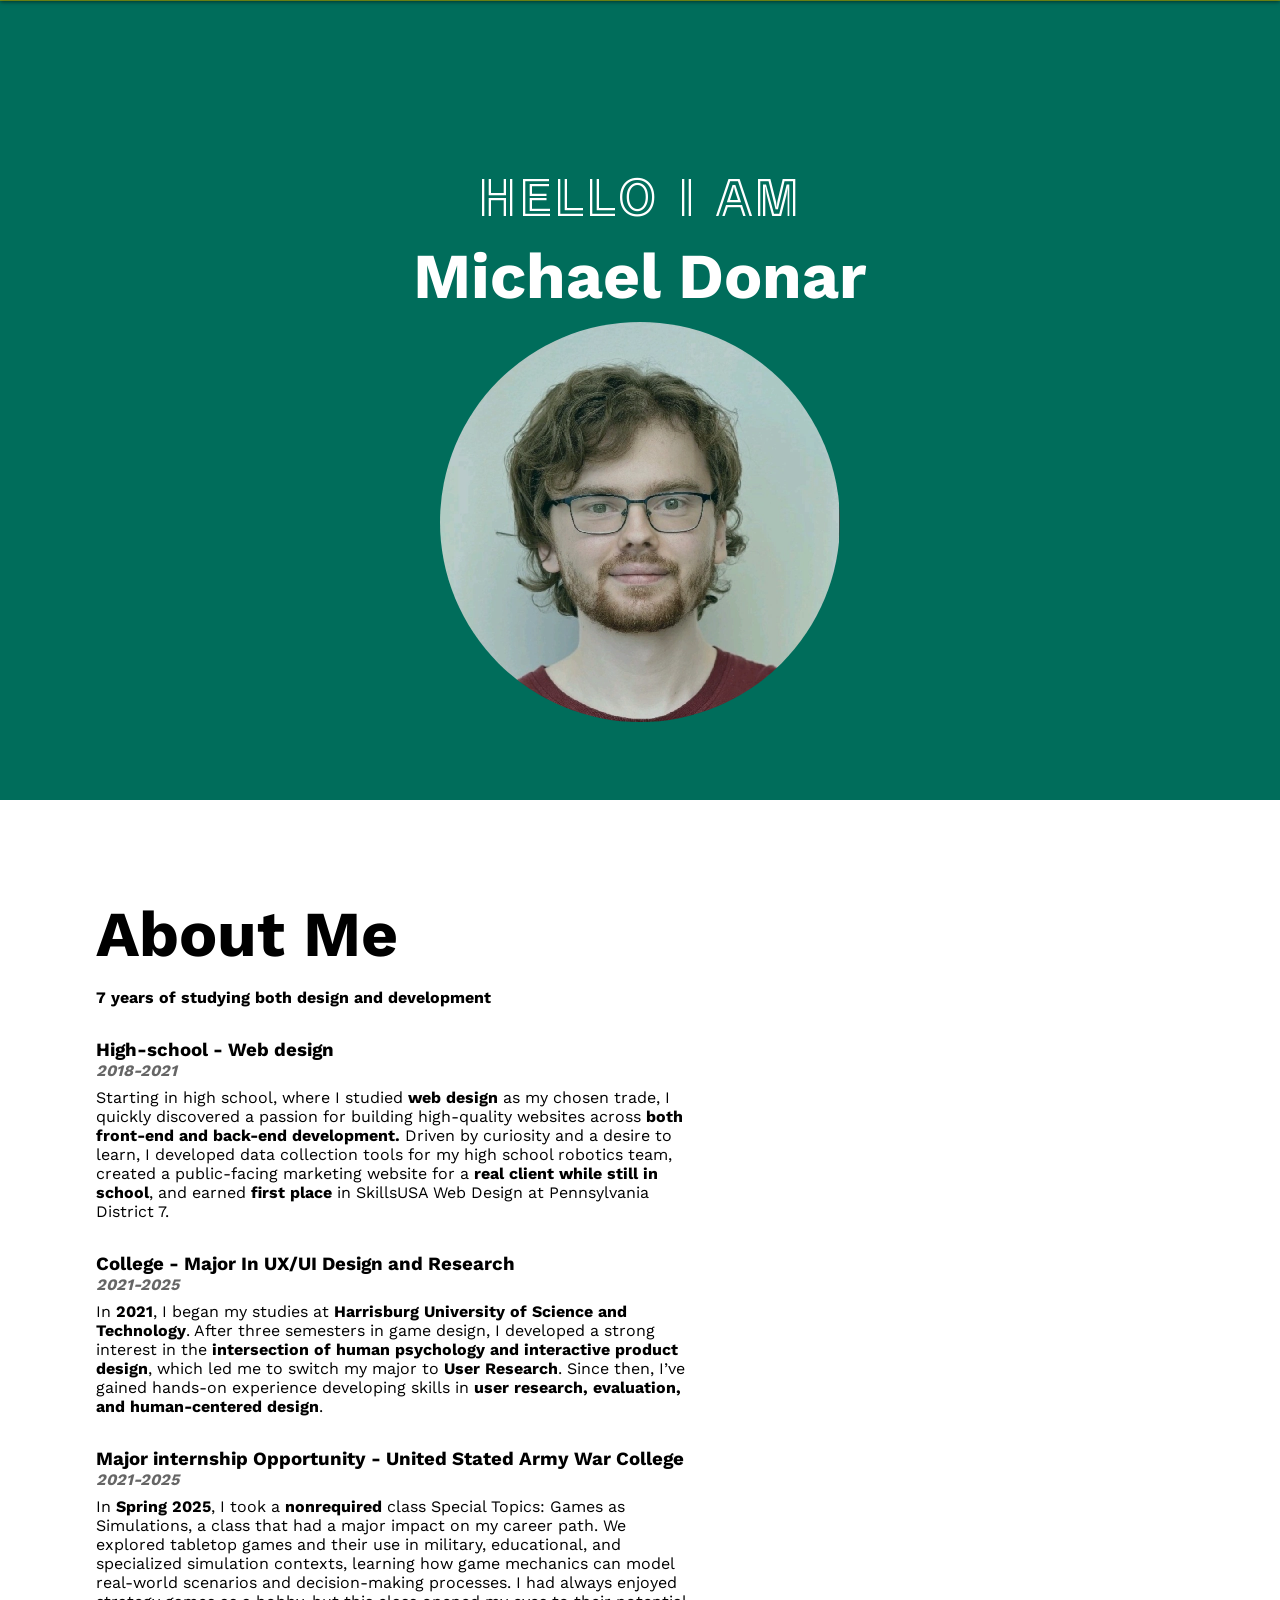
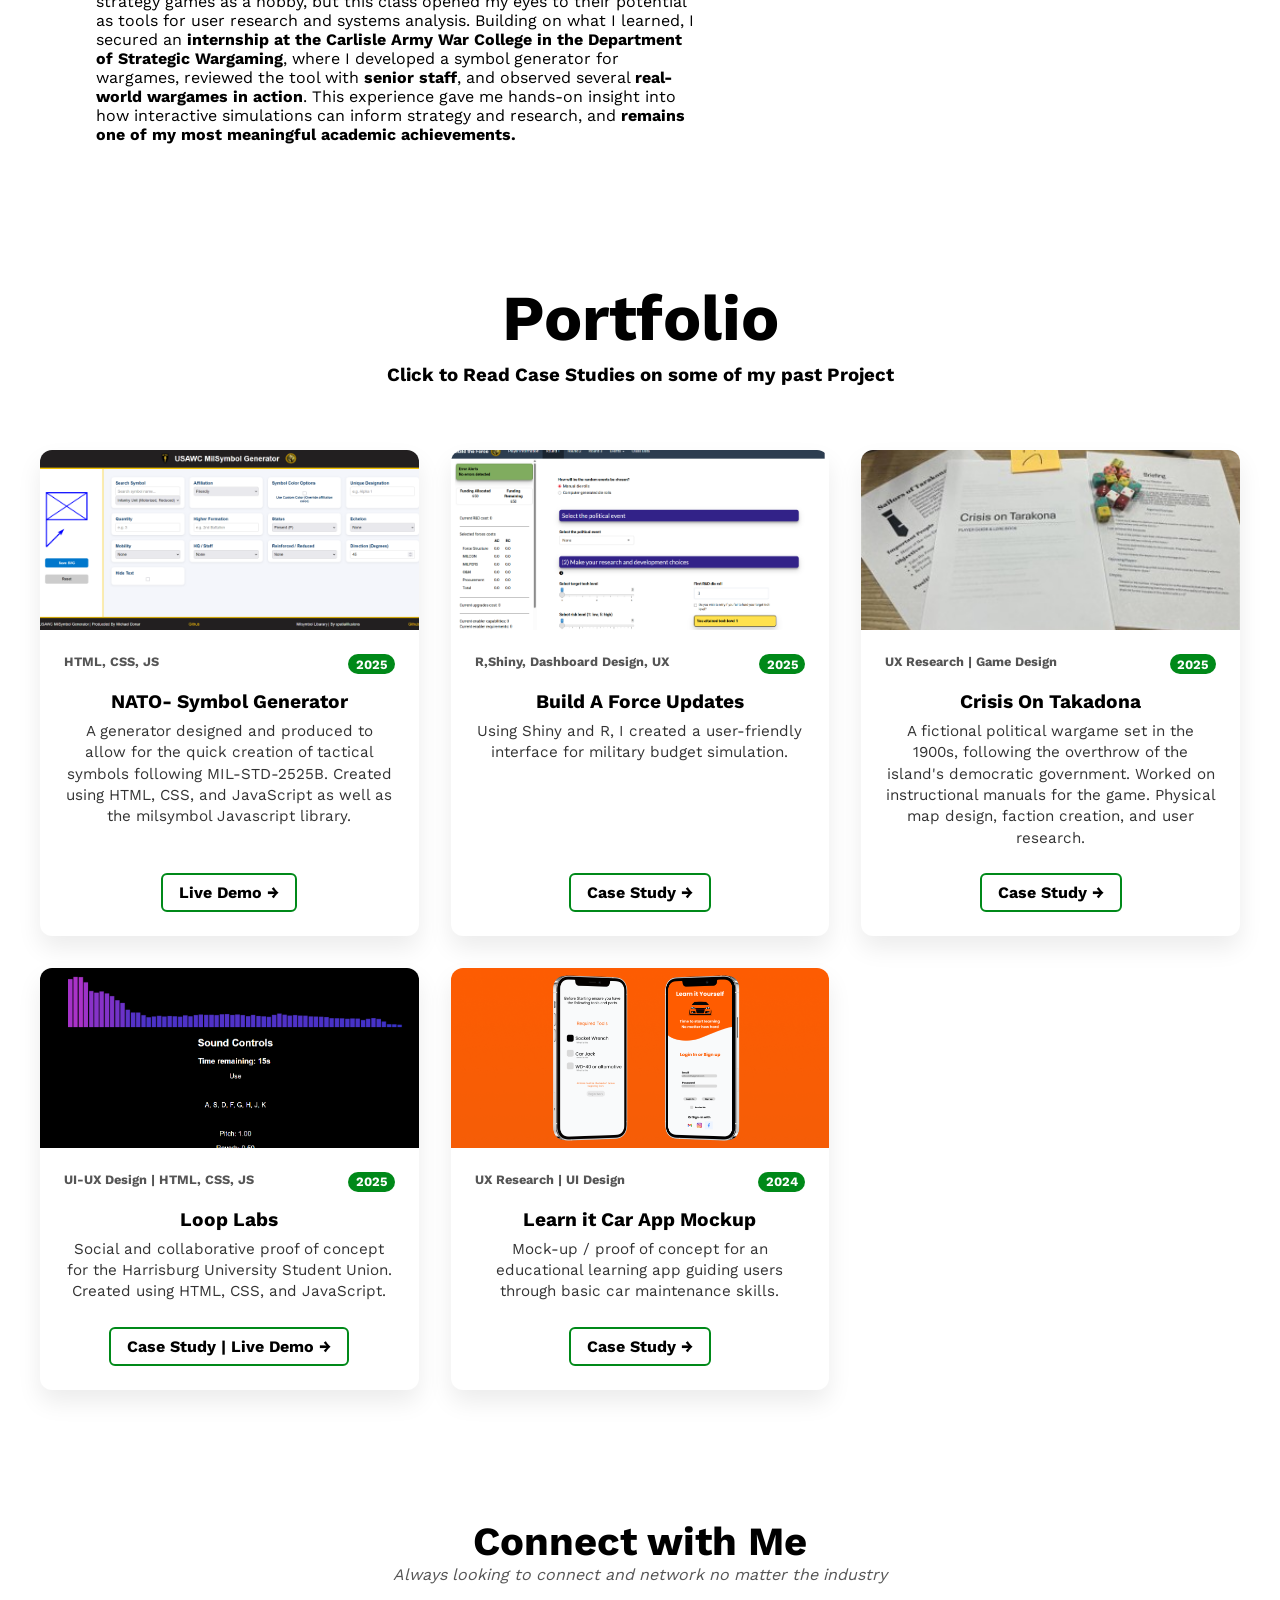
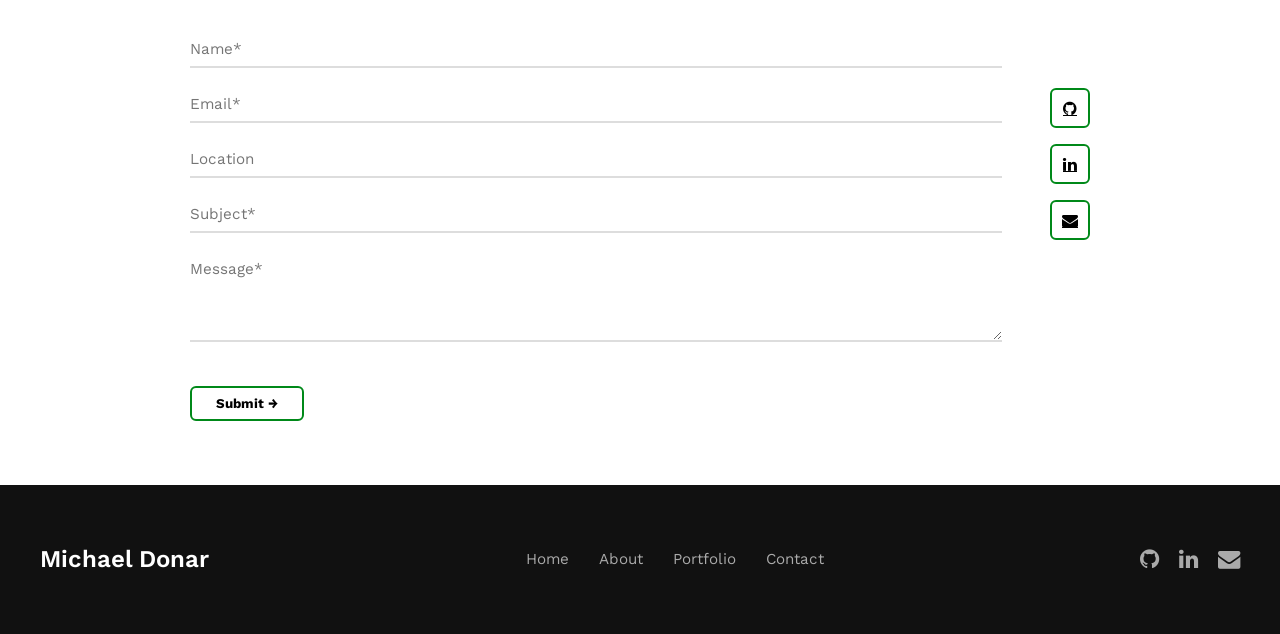
<file: index.html>
<!DOCTYPE html>
<html lang="en">

<head>
  <meta charset="UTF-8" />
  <meta name="viewport" content="width=device-width, initial-scale=1.0" />
  <title>Michael Donar | UX Portfolio</title>
  <link rel="icon" type="image/x-icon" href="./img/MD-Logo-With-NoText-White.png">
  <link rel="stylesheet" href="./assets/style.css" />
  <link rel="stylesheet" href="https://cdnjs.cloudflare.com/ajax/libs/font-awesome/4.7.0/css/font-awesome.min.css">
  <link href="https://fonts.googleapis.com/css2?family=DM+Sans:wght@400;700&family=Montserrat:wght@500;700&display=swap"
    rel="stylesheet">
  <link rel="stylesheet" href="https://cdnjs.cloudflare.com/ajax/libs/font-awesome/4.7.0/css/font-awesome.min.css">
  <!-- Google Icons-->
  <link rel="stylesheet"
    href="https://fonts.googleapis.com/css2?family=Material+Symbols+Outlined:opsz,wght,FILL,GRAD@20..48,100..700,0..1,-50..200&icon_names=download" />
</head>

<body>
  <div class="home-link"></div>
  <!--Needed for Linking keep display as none-->
  <section id="top"></section>
  <nav class="navbar">
    <div class="nav-container">
      <!--- Could add a logo here when made <div class="logo">Logo</div> -->
      <ul class="nav-links">
        <li><a href="#top">Home</a></li>
        <li><a href="#about">About</a></li>
        <li><a href="#project">Portfolio</a></li>
        <li><a href="#contact">Connect</a></li>
        <li class="cv-item"><a href="./img/Michael_Donar_Resume.pdf" target="_blank" rel="noopener noreferrer"
            class="cv-button">↓ Download CV</a></li>
      </ul>
      <div class="hamburger">
        <span></span>
        <span></span>
        <span></span>
      </div>
    </div>
  </nav>
  <header class="hero">
    <div class="hero-content">
      <div class="hero-text">
        <h1>HELLO I AM</h1>
        <h2>Michael Donar</h2>
        <div class="hero-image">
          <div class="image-background"></div>
          <img src="./img/headshot.png" alt="Profile Image">
        </div>
      </div>
    </div>
  </header>
  <!-- Old Header Code 
  <header class="hero">
    <div class="hero-content">
      <div class="hero-text">
        <h1>HELLO I AM</h1>
        <h2>Michael Donar</h2>
        <p>A Fall 2025 UX and UI graduate of Harrisburg University of Science and Technology with a passion for
          understanding users and finding creative, effective solutions to their problems. <br><br>Over the past eight
          years,
          spanning both high school and college, I have had the opportunity to showcase these skills across a variety of
          projects and industries.</p>
      </div>
      <div class="hero-image">
        <div class="image-background"></div>
        <img src="./img/headshot.png" alt="Profile Image">
      </div>
  </header>
  <--->
  <main>
    <section class="content-section reveal" id="about">
      <h1>About Me</h1>
      <h2>7 years of studying both design and development</h2>
      <div class="content-subsection">
        <h3>High-school - Web design</h3>
        <h4>2018-2021</h4>
        <p>
          Starting in high school, where I studied <span>web design</span> as my chosen trade, I quickly discovered
          a
          passion for building high-quality websites across <span>both front-end and back-end development.</span>
          Driven
          by curiosity and a desire to learn, I developed data collection tools for my high school robotics team,
          created a public-facing marketing website for a <span>real client while still in school</span>, and earned
          <span>first place</span> in SkillsUSA Web Design at Pennsylvania District 7.
        </p>
      </div>
      <div class="content-subsection">
        <h3>College - Major In UX/UI Design and Research</h3>
        <h4>2021-2025</h4>
        <p>
          In <span>2021</span>, I began my studies at <span>Harrisburg University of Science and Technology</span>.
          After three semesters in game design, I developed a strong interest in the <span>intersection of human
            psychology and interactive product design</span>, which led me to switch my major to <span>User
            Research</span>. Since then, I’ve gained hands-on experience developing skills in <span>user research,
            evaluation, and human-centered design</span>.
        </p>
      </div>

      <div class="content-subsection">
        <h3>Major internship Opportunity - United Stated Army War College </h3>
        <h4>2021-2025</h4>
        <p>In <span>Spring 2025</span>, I took a <span>nonrequired</span> class Special Topics: Games as
          Simulations, a
          class that had a major impact on my career
          path. We explored tabletop games and their use in military, educational, and specialized simulation
          contexts,
          learning how game mechanics can model real-world scenarios and decision-making processes.

          I had always enjoyed strategy games as a hobby, but this class opened my eyes to their potential as tools
          for
          user research and systems analysis. Building on what I learned, I secured an <span>internship at the
            Carlisle
            Army
            War College in the Department of Strategic Wargaming</span>, where I developed a symbol generator for
          wargames,
          reviewed the tool with <span>senior staff</span>, and observed several <span>real-world wargames in
            action</span>. This experience gave
          me hands-on insight into how interactive simulations can inform strategy and research, and <span>remains
            one
            of my
            most meaningful academic achievements.</span></p>
      </div>
    </section>
  </main>
  <!-- Project Sections -->
  <section class="portfolio-section" id="project">
    <h2>Portfolio</h2>
    <h3>Click to Read Case Studies on some of my past Project</h3>
    <!-- Symbol Gen Project Card-->
    <section class="projects">
      <div class="projects-grid">
        <article class="project-card">
          <img src="./img/symbol-gen-thumb.png" alt="Symbol Generator project preview">
          <div class="project-content">
            <div class="project-meta">
              <span>HTML, CSS, JS</span>
              <span class="tag">2025</span>
            </div>
            <h3>NATO- Symbol Generator</h3>
            <p>
              A generator designed and produced to allow for the quick creation of tactical symbols following
              MIL-STD-2525B. Created using HTML, CSS, and JavaScript as well as the milsymbol Javascript library.
            </p>
            <a href="./subpages/symbol-gen.html" class="project-btn" target="_blank">Live Demo →</a>
          </div>
        </article>
        <!-- Build A Force Project Card-->
        <article class="project-card">
          <img src="./img/BTF-Thumbnail.png" alt="Build A Force project preview">
          <div class="project-content">
            <div class="project-meta">
              <span>R,Shiny, Dashboard Design, UX</span>
              <span class="tag">2025</span>
            </div>
            <h3>Build A Force Updates </h3>
            <p>
              Using Shiny and R, I created a user-friendly interface for military budget simulation.
            </p>
            <a href="./subpages/btf.html" class="project-btn" target="_blank">Case Study →</a>
          </div>
        </article>
        <!--Crisis On Takadona-->
        <article class="project-card">
          <img src="./img/matrixGameThumb.jpg" alt="Crisis on Takadona project preview">
          <div class="project-content">
            <div class="project-meta">
              <span>UX Research | Game Design</span>
              <span class="tag">2025</span>
            </div>
            <h3>Crisis On Takadona</h3>
            <p>
              A fictional political wargame set in the 1900s, following the overthrow of the island's democratic
              government. Worked on instructional manuals for the game. Physical map design, faction creation, and
              user research.
            </p>
            <a href="./subpages/martixGame.html" class="project-btn" target="_blank">Case Study →</a>
          </div>
        </article>
        <!--Loop Labs Project Card-->
        <article class="project-card">
          <img src="./img/looplabThumb.png" alt="Loop Labs project preview">
          <div class="project-content">
            <div class="project-meta">
              <span>UI-UX Design | HTML, CSS, JS</span>
              <span class="tag">2025</span>
            </div>
            <h3>Loop Labs</h3>
            <p>
              Social and collaborative proof of concept for the Harrisburg University Student Union. Created using
              HTML, CSS, and JavaScript.
            </p>
            <a href="./subpages/looplabs.html" class="project-btn">Case Study | Live Demo →</a>
          </div>
        </article>
        <!--Learn it Car App Mockups-->
        <article class="project-card">
          <img src="./img/learnItThumb.png" alt="Learn it Car App Mockup project preview">
          <div class="project-content">
            <div class="project-meta">
              <span>UX Research | UI Design</span>
              <span class="tag">2024</span>
            </div>
            <h3>Learn it Car App Mockup</h3>
            <p>
              Mock-up / proof of concept for an educational learning app guiding users through basic car maintenance
              skills.
            </p>
            <a href="./subpages/learnIt.html" class="project-btn" target="_blank">Case Study →</a>
          </div>
        </article>
        <!--GUR Study-
        <article class="project-card">
          <img src="./img/golf-thumb.jpg" alt="Derelict Golf project preview">
          <div class="project-content">
            <div class="project-meta">
              <span>UI-UX DESIGN | HTML CSS JS</span>
              <span class="tag">2024</span>
            </div>
            <h3>Derelict Golf</h3>
            <p>
              Created a marekting website for a startup Golf betting application using HTML, CSS, and JavaScript on a local Wordpress server. 
            </p>
            <a href="./subpages/golf.html" class="project-btn" target="_blank">Case Study →</a>
          </div>
        </article>
      </div>
      <--->
    </section>
  </section>
  <!--Contact Section-->
  <section class="contact reveal" id="contact">
    <h2>Connect with Me</h2>
    <p class="contact-sub">
      Always looking to connect and network no matter the industry
    </p>
    <div class="contact-wrapper">
      <!-- Form -->
      <form class="contact-form">
        <input type="text" placeholder="Name*" required>
        <input type="email" placeholder="Email*" required>
        <input type="text" placeholder="Location">
        <input type="text" placeholder="Subject*">
        <textarea rows="4" placeholder="Message*" required></textarea>
        <button type="submit">Submit →</button>
      </form>
      <!-- Social Icons -->
      <div class="contact-icons">
        <a href="https://github.com/mdonar21" target="_blank" aria-label="GitHub">
          <i class="fa fa-github"></i>
        </a>
        <a href="https://www.linkedin.com/in/michael-donar/" target="_blank" aria-label="LinkedIn">
          <i class="fa fa-linkedin"></i>
        </a>
        <a href="mailto:21mdonar@gmail.com" target="_blank" aria-label="Email">
          <i class="fa fa-envelope"></i>
        </a>
      </div>
    </div>
  </section>
  <footer>
    <footer>
      <div class="footer-container">
        <div class="footer-name">Michael Donar</div>
        <nav class="footer-nav">
          <ul>
            <li><a href="#top">Home</a></li>
            <li><a href="#about">About</a></li>
            <li><a href="#project">Portfolio</a></li>
            <li><a href="#contact">Contact</a></li>
          </ul>
        </nav>
        <div class="social-icons">
          <a href="https://github.com/mdonar21" target="_blank" aria-label="GitHub">
            <i class="fa fa-github"></i>
          </a>
          <a href="https://www.linkedin.com/in/michael-donar/" target="_blank" aria-label="LinkedIn">
            <i class="fa fa-linkedin"></i>
          </a>
          <a href="mailto:21mdonar@gmail.com" target="_blank" aria-label="Email">
            <i class="fa fa-envelope"></i>
          </a>
        </div>
      </div>
    </footer>
  </footer>
  <script>
    const hamburger = document.querySelector('.hamburger');
    const navLinks = document.querySelector('.nav-links');

    hamburger.addEventListener('click', () => {
      navLinks.classList.toggle('active');
      hamburger.classList.toggle('active');
    });

    // Parallax and Navbar Logic
    const navbar = document.querySelector('.navbar');
    const heroSection = document.querySelector('.hero');
    const heroContent = document.querySelector('.hero-content');

    // Initially hide navbar
    navbar.classList.add('hidden');

    window.addEventListener('scroll', () => {
      const scrollPosition = window.scrollY;
      const heroHeight = heroSection.offsetHeight;

      // Navbar Visibility
      if (scrollPosition > heroHeight - 100) { // Show slightly before end of hero
        navbar.classList.remove('hidden');
      } else {
        navbar.classList.add('hidden');
      }

      // Parallax Effect
      // Only apply if within hero section range to save performance
      // AND if screen width is greater than 768px (desktop)
      if (scrollPosition <= heroHeight && window.innerWidth > 768) {
        const translateY = scrollPosition * 0.4; // Adjust speed factor as needed
        heroContent.style.transform = `translateY(${translateY}px)`;
        heroContent.style.opacity = 1 - (scrollPosition / heroHeight); // Optional: Fade out effect
      }
    });

    // Scroll Reveal Logic
    const revealElements = document.querySelectorAll('.reveal');
    const projectCards = document.querySelectorAll('.project-card');

    // Add reveal class to project cards dynamically if not already present
    projectCards.forEach(card => card.classList.add('reveal'));

    const revealObserver = new IntersectionObserver((entries, observer) => {
      entries.forEach(entry => {
        if (entry.isIntersecting) {
          entry.target.classList.add('active');
          observer.unobserve(entry.target); // Reveal only once
        }
      });
    }, {
      threshold: 0.15 // Trigger when 15% visible
    });

    revealElements.forEach(el => revealObserver.observe(el));
    projectCards.forEach(el => revealObserver.observe(el)); // Ensure cards are observed even if added via JS above
  </script>

</body>

</html>
</file>
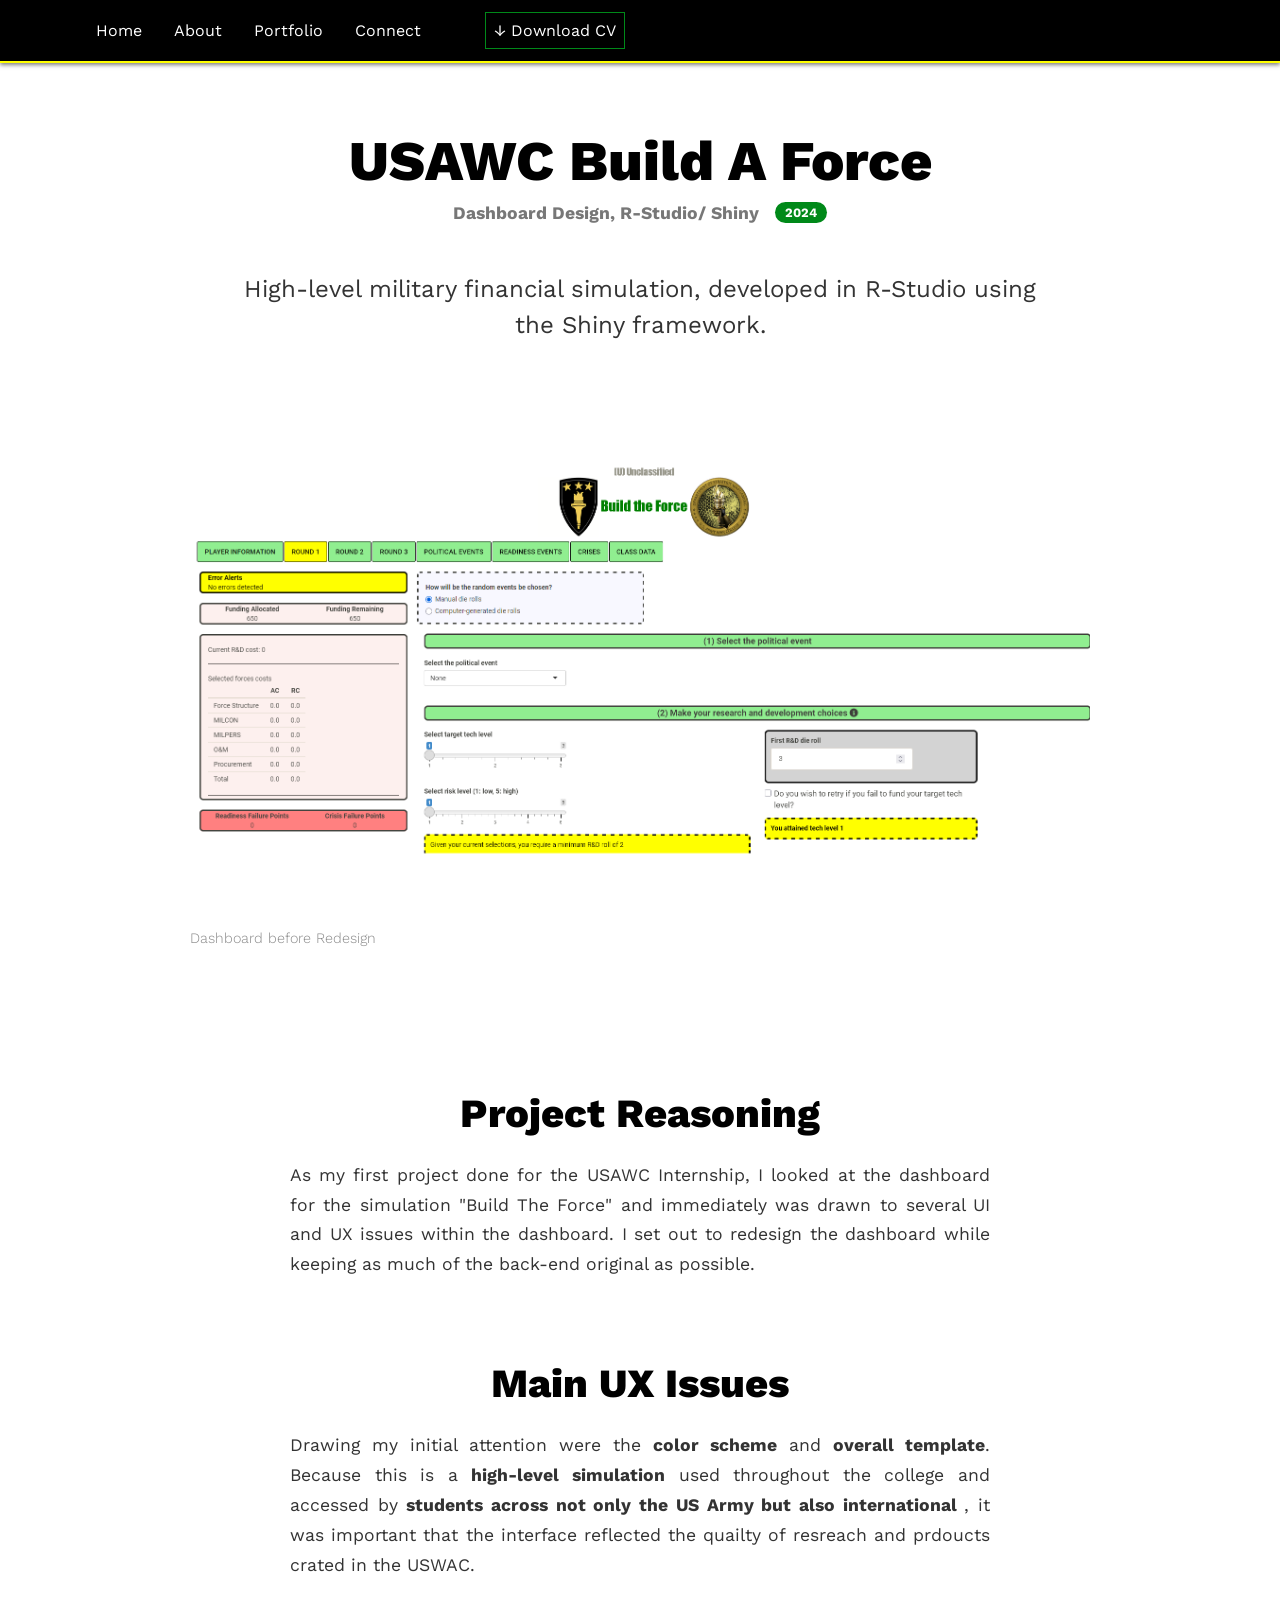
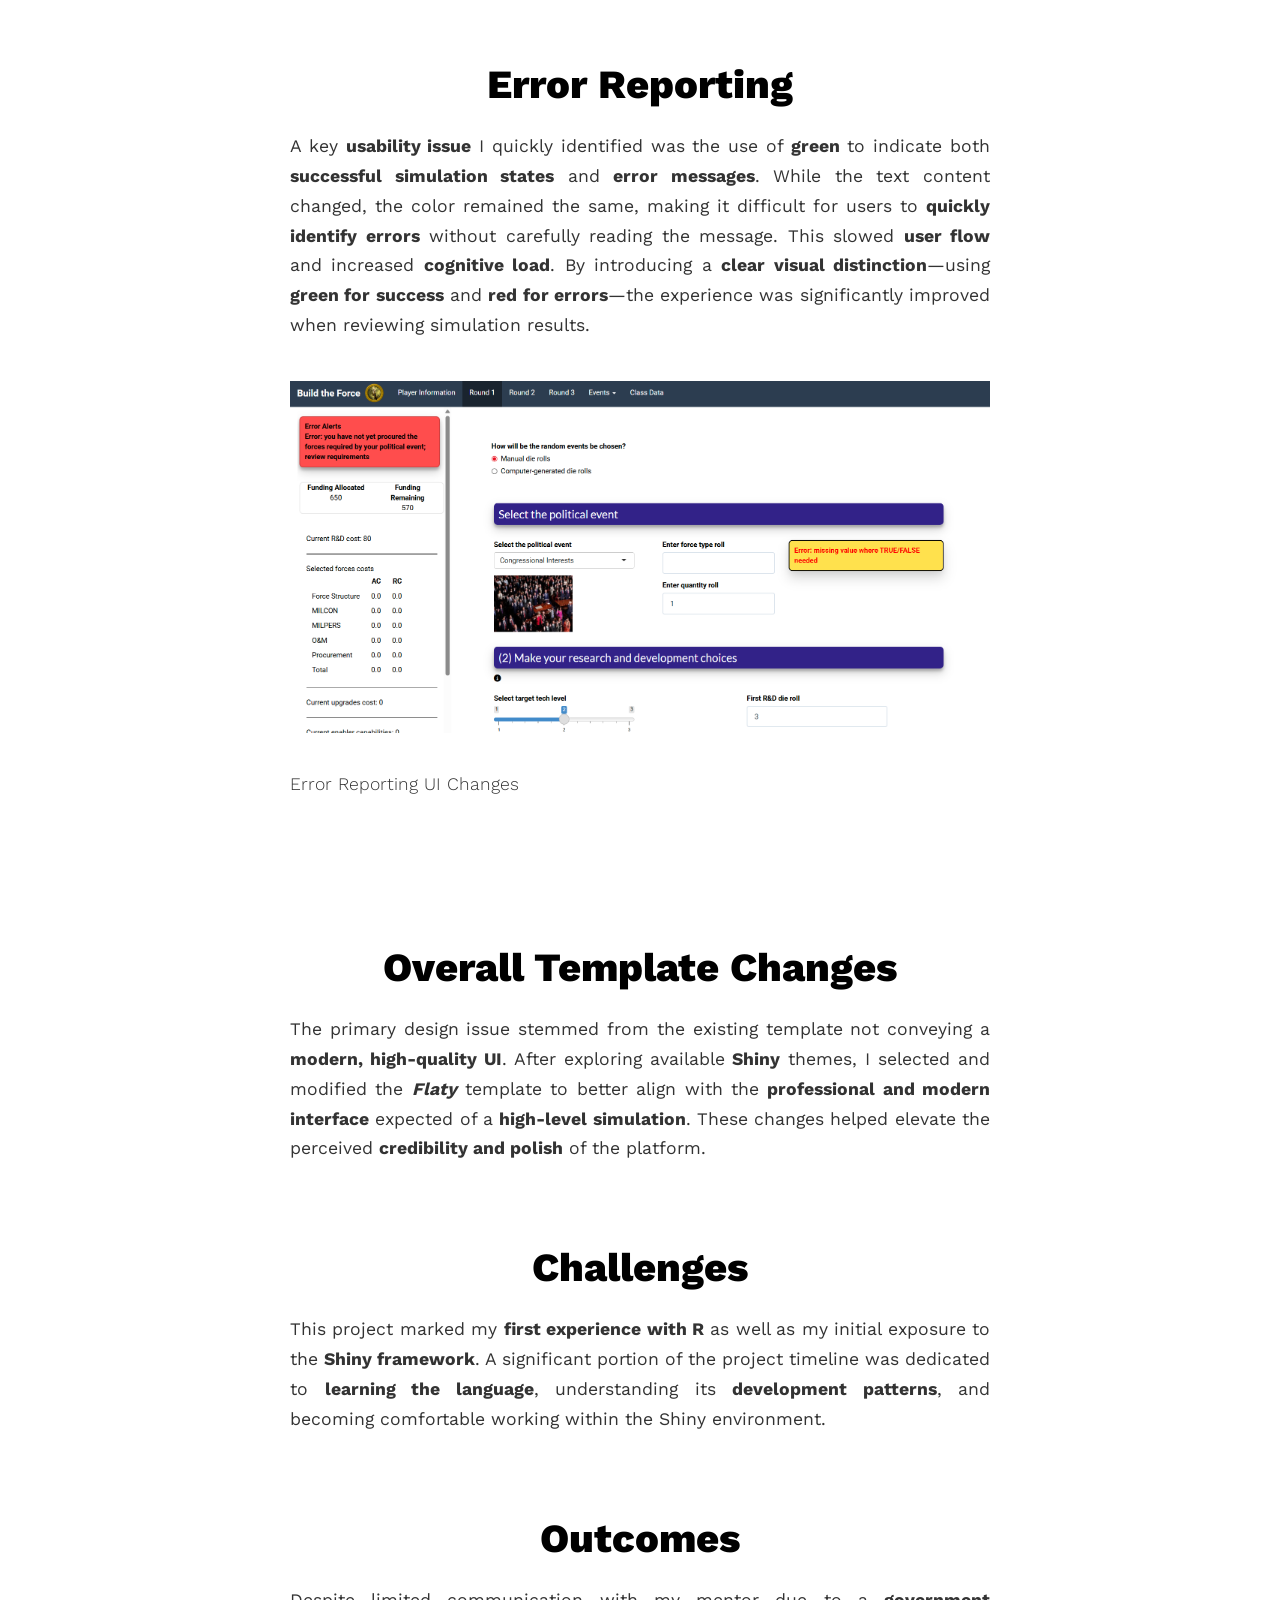
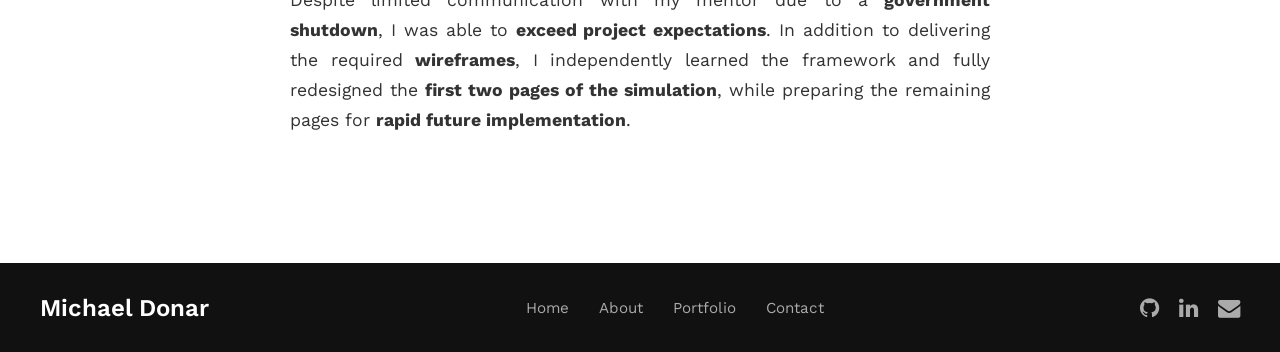
<file: btf.html>
<!DOCTYPE html>
<html lang="en">

<head>
    <meta charset="UTF-8" />
    <meta name="viewport" content="width=device-width, initial-scale=1.0" />
    <title>USAWC Build A Force | Michael Donar</title>
    <link rel="icon" type="image/x-icon" href="./img/MD-Logo-With-NoText-White.png">
    <link rel="stylesheet" href="./assets/style.css" />
    <link rel="stylesheet" href="https://cdnjs.cloudflare.com/ajax/libs/font-awesome/4.7.0/css/font-awesome.min.css">
    <link
        href="https://fonts.googleapis.com/css2?family=DM+Sans:wght@400;700&family=Montserrat:wght@500;700&display=swap"
        rel="stylesheet">
    <link rel="stylesheet"
        href="https://fonts.googleapis.com/css2?family=Material+Symbols+Outlined:opsz,wght,FILL,GRAD@20..48,100..700,0..1,-50..200&icon_names=download" />
</head>

<body>
    <!-- Navbar (Same as index) -->
    <nav class="navbar">
        <div class="nav-container">
            <ul class="nav-links">
                <li><a href="index.html#top">Home</a></li>
                <li><a href="index.html#about">About</a></li>
                <li><a href="index.html#project">Portfolio</a></li>
                <li><a href="index.html#contact">Connect</a></li>
                <li class="cv-item"><a href="./img/Michael_Donar_Resume.pdf" target="_blank" rel="noopener noreferrer"
                        class="cv-button">↓ Download CV</a></li>
            </ul>
            <div class="hamburger">
                <span></span>
                <span></span>
                <span></span>
            </div>
        </div>
    </nav>

    <section class="project-page">
        <!-- Header Section -->
        <header class="project-header reveal">
            <h1>USAWC Build A Force</h1>
            <div class="project-meta-details">
                <span>Dashboard Design, R-Studio/ Shiny</span>
                <span class="project-tag">2024</span>
            </div>

            <p class="project-summary">
                High-level military financial simulation, developed in R-Studio using the Shiny framework.
            </p>
        </header>

        <!-- Main Image -->
        <div class="project-image-container reveal">
            <img src="./img/btf-before.png" alt="Dashboard before Redesign">
        </div>
        <p class="project-image-caption">Dashboard before Redesign</p>
        <!-- Project Reasoning Section -->
        <section class="project-content-section reveal">
            <h2>Project Reasoning</h2>
            <p>
                As my first project done for the USAWC Internship, I looked at the dashboard for the simulation
                "Build The Force" and immediately was drawn to several UI and UX issues within the dashboard. I set out
                to
                redesign the dashboard while keeping as much of the back-end original as possible.
            </p>

            <h2>Main UX Issues </h2>
            <p>
                Drawing my initial attention were the <span>color scheme</span> and <span>overall template</span>.
                Because this is a <span>high-level simulation</span> used throughout the college and accessed by
                <span>students across not only the US Army but also international </span>, it was important that the
                interface reflected the quailty of resreach and prdoucts crated in the USWAC.

            </p>
            <h2>Error Reporting</h2>
            <p>
                A key <span>usability issue</span> I quickly identified was the use of <span>green</span> to indicate
                both <span>successful simulation states</span> and <span>error messages</span>. While the text content
                changed, the color remained the same, making it difficult for users to <span>quickly identify
                    errors</span> without carefully reading the message. This slowed <span>user flow</span> and
                increased <span>cognitive load</span>. By introducing a <span>clear visual distinction</span>—using
                <span>green for success</span> and <span>red for errors</span>—the experience was significantly improved
                when reviewing simulation results.
            </p>
            <br>
            <div class="project-image-container">
                <img src="./img/btf-error-report.png" alt="Dashboard before Redesign">
            </div>
            <p class="project-image-caption">Error Reporting UI Changes</p>
    
            <h2>Overall Template Changes</h2>
            <p>
                The primary design issue stemmed from the existing template not conveying a <span>modern, high-quality
                    UI</span>. After exploring available <span>Shiny</span> themes, I selected and modified the <span
                    style="font-style: italic;">Flaty</span> template to better align with the <span>professional and
                    modern interface</span> expected of a <span>high-level simulation</span>. These changes helped
                elevate the perceived <span>credibility and polish</span> of the platform.
            </p>

            <h2>Challenges</h2>
            <p>
                This project marked my <span>first experience with R</span> as well as my initial exposure to the
                <span>Shiny framework</span>. A significant portion of the project timeline was dedicated to
                <span>learning the language</span>, understanding its <span>development patterns</span>, and becoming
                comfortable working within the Shiny environment.
            </p>

            <h2>Outcomes</h2>
            <p>
                Despite limited communication with my mentor due to a <span>government shutdown</span>, I was able to
                <span>exceed project expectations</span>. In addition to delivering the required
                <span>wireframes</span>, I independently learned the framework and fully redesigned the <span>first two
                    pages of the simulation</span>, while preparing the remaining pages for <span>rapid future
                    implementation</span>.
            </p>

        </section>

    </section>

    <footer>
        <div class="footer-container">
            <div class="footer-name">Michael Donar</div>
            <nav class="footer-nav">
                <ul>
                    <li><a href="index.html#top">Home</a></li>
                    <li><a href="index.html#about">About</a></li>
                    <li><a href="index.html#project">Portfolio</a></li>
                    <li><a href="index.html#contact">Contact</a></li>
                </ul>
            </nav>
            <div class="social-icons">
                <a href="https://github.com/mdonar21" target="_blank" aria-label="GitHub">
                    <i class="fa fa-github"></i>
                </a>
                <a href="https://www.linkedin.com/in/michael-donar/" target="_blank" aria-label="LinkedIn">
                    <i class="fa fa-linkedin"></i>
                </a>
                <a href="mailto:21mdonar@gmail.com" target="_blank" aria-label="Email">
                    <i class="fa fa-envelope"></i>
                </a>
            </div>
        </div>
    </footer>

    <script>
        const hamburger = document.querySelector('.hamburger');
        const navLinks = document.querySelector('.nav-links');

        hamburger.addEventListener('click', () => {
            navLinks.classList.toggle('active');
            hamburger.classList.toggle('active');
        });

        // Scroll Reveal Logic
        const revealElements = document.querySelectorAll('.reveal');

        const revealObserver = new IntersectionObserver((entries, observer) => {
            entries.forEach(entry => {
                if (entry.isIntersecting) {
                    entry.target.classList.add('active');
                    observer.unobserve(entry.target); // Reveal only once
                }
            });
        }, {
            threshold: 0.15 // Trigger when 15% visible
        });

        revealElements.forEach(el => revealObserver.observe(el));
    </script>
</body>

</html>
</file>
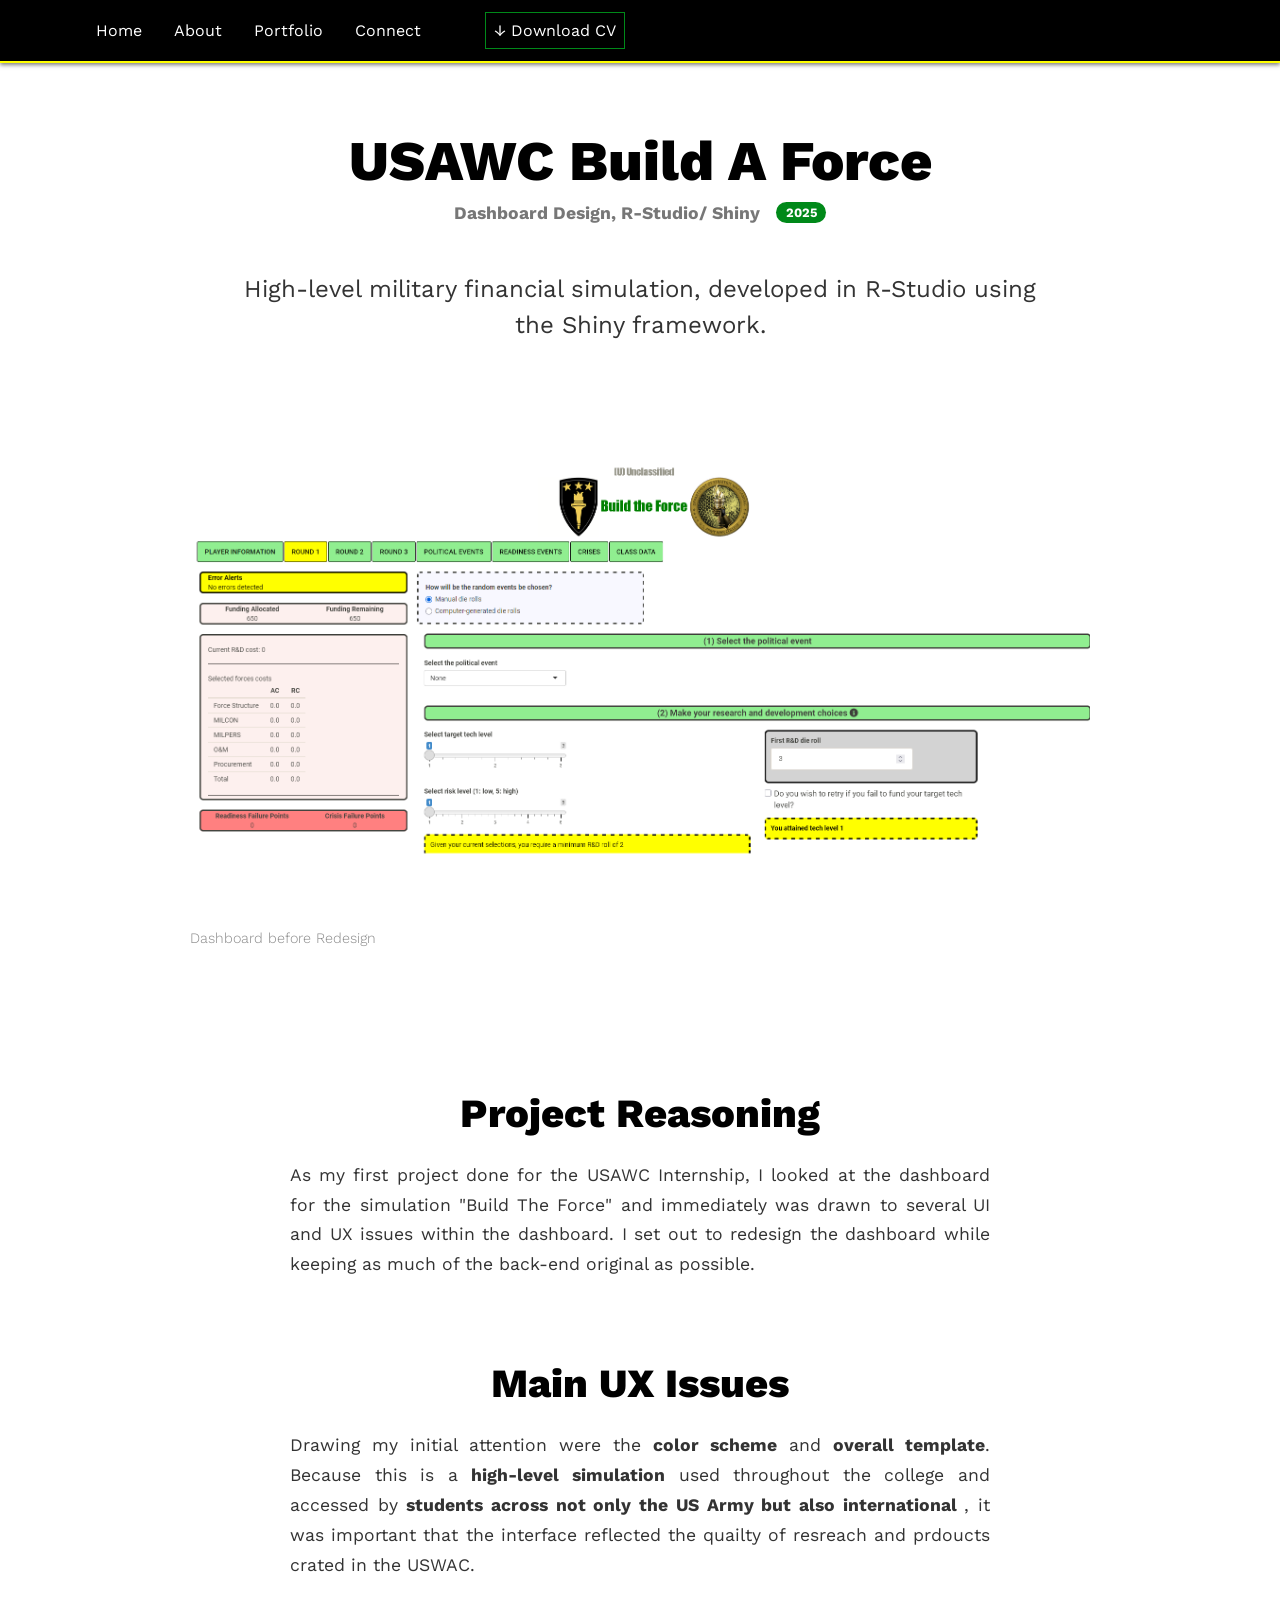
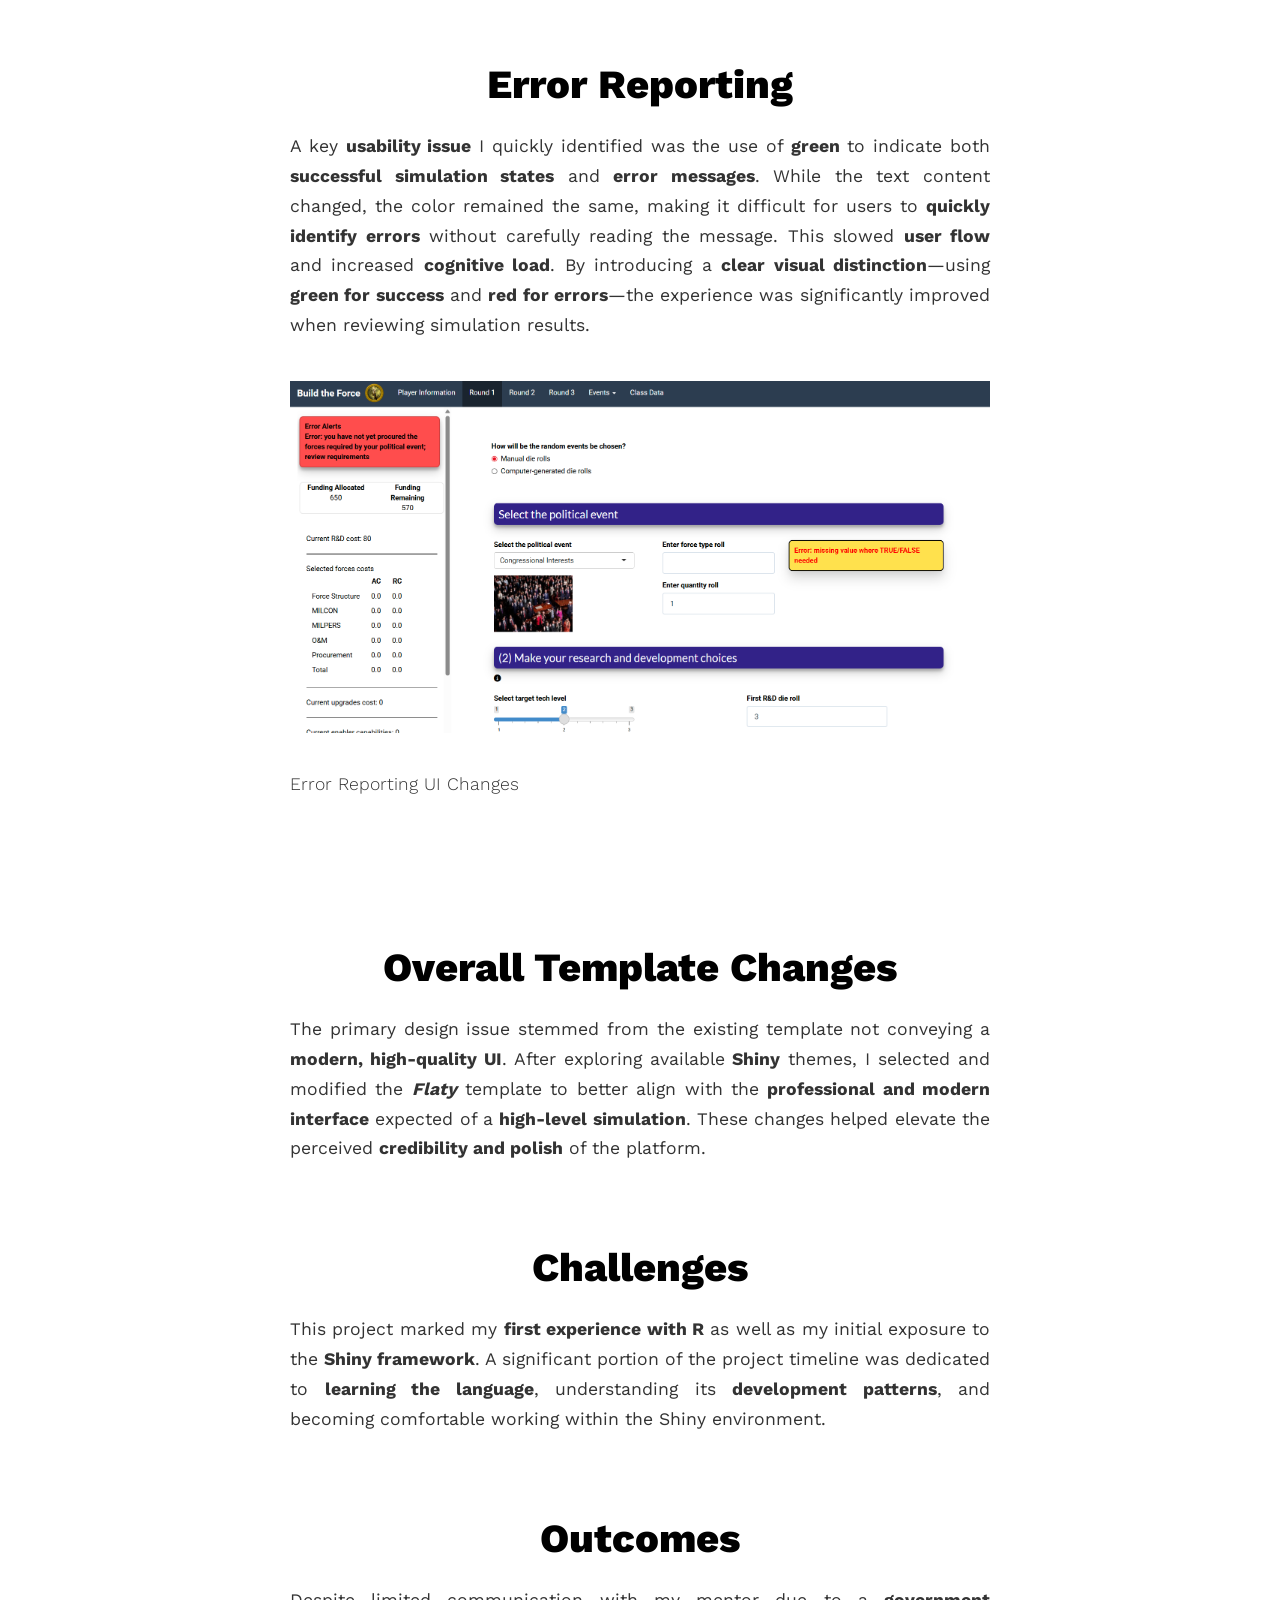
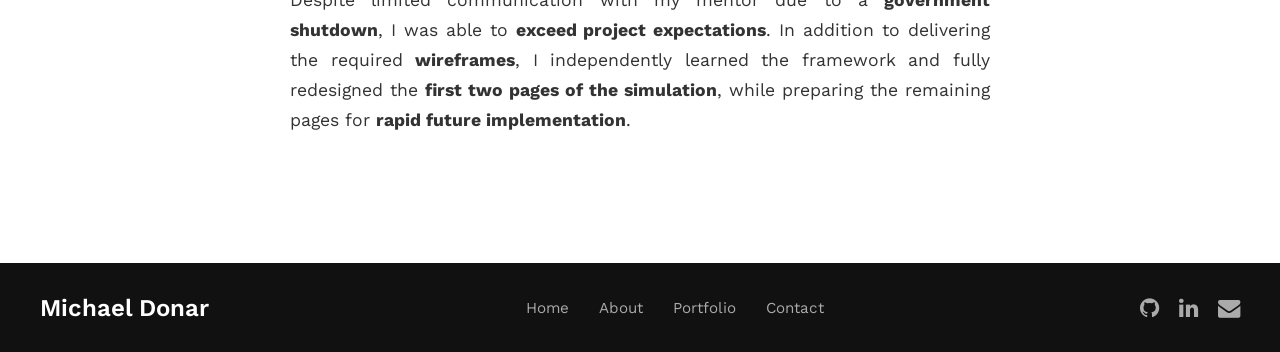
<file: subpages/btf.html>
<!DOCTYPE html>
<html lang="en">
<head>
    <meta charset="UTF-8" />
    <meta name="viewport" content="width=device-width, initial-scale=1.0" />
    <title>USAWC Build A Force | Michael Donar</title>
    <link rel="icon" type="image/x-icon" href="../img/MD-Logo-With-NoText-White.png">
    <link rel="stylesheet" href="../assets/style.css" />
    <link rel="stylesheet" href="https://cdnjs.cloudflare.com/ajax/libs/font-awesome/4.7.0/css/font-awesome.min.css">
    <link
        href="https://fonts.googleapis.com/css2?family=DM+Sans:wght@400;700&family=Montserrat:wght@500;700&display=swap"
        rel="stylesheet">
    <link rel="stylesheet"
        href="https://fonts.googleapis.com/css2?family=Material+Symbols+Outlined:opsz,wght,FILL,GRAD@20..48,100..700,0..1,-50..200&icon_names=download" />
</head>

<body>
    <!-- Navbar (Same as index) -->
    <nav class="navbar">
        <div class="nav-container">
            <ul class="nav-links">
                <li><a href="../index.html#top">Home</a></li>
                <li><a href="../index.html#about">About</a></li>
                <li><a href="../index.html#project">Portfolio</a></li>
                <li><a href="../index.html#contact">Connect</a></li>
                <li class="cv-item"><a href="../img/Michael_Donar_Resume.pdf" target="_blank" rel="noopener noreferrer"
                        class="cv-button">↓ Download CV</a></li>
            </ul>
            <div class="hamburger">
                <span></span>
                <span></span>
                <span></span>
            </div>
        </div>
    </nav>

    <section class="project-page">
        <!-- Header Section -->
        <header class="project-header reveal">
            <h1>USAWC Build A Force</h1>
            <div class="project-meta-details">
                <span>Dashboard Design, R-Studio/ Shiny</span>
                <span class="project-tag">2025</span>
            </div>

            <p class="project-summary">
                High-level military financial simulation, developed in R-Studio using the Shiny framework.
            </p>
        </header>

        <!-- Main Image -->
        <div class="project-image-container reveal">
            <img src="../img/btf-before.png" alt="Dashboard before Redesign">
        </div>
        <p class="project-image-caption">Dashboard before Redesign</p>
        <!-- Project Reasoning Section -->
        <section class="project-content-section reveal">
            <h2>Project Reasoning</h2>
            <p>
                As my first project done for the USAWC Internship, I looked at the dashboard for the simulation
                "Build The Force" and immediately was drawn to several UI and UX issues within the dashboard. I set out
                to
                redesign the dashboard while keeping as much of the back-end original as possible.
            </p>

            <h2>Main UX Issues </h2>
            <p>
                Drawing my initial attention were the <span>color scheme</span> and <span>overall template</span>.
                Because this is a <span>high-level simulation</span> used throughout the college and accessed by
                <span>students across not only the US Army but also international </span>, it was important that the
                interface reflected the quailty of resreach and prdoucts crated in the USWAC.

            </p>
            <h2>Error Reporting</h2>
            <p>
                A key <span>usability issue</span> I quickly identified was the use of <span>green</span> to indicate
                both <span>successful simulation states</span> and <span>error messages</span>. While the text content
                changed, the color remained the same, making it difficult for users to <span>quickly identify
                    errors</span> without carefully reading the message. This slowed <span>user flow</span> and
                increased <span>cognitive load</span>. By introducing a <span>clear visual distinction</span>—using
                <span>green for success</span> and <span>red for errors</span>—the experience was significantly improved
                when reviewing simulation results.
            </p>
            <br>
            <div class="project-image-container">
                <img src="../img/btf-error-report.png" alt="Dashboard before Redesign">
            </div>
            <p class="project-image-caption">Error Reporting UI Changes</p>
    
            <h2>Overall Template Changes</h2>
            <p>
                The primary design issue stemmed from the existing template not conveying a <span>modern, high-quality
                    UI</span>. After exploring available <span>Shiny</span> themes, I selected and modified the <span
                    style="font-style: italic;">Flaty</span> template to better align with the <span>professional and
                    modern interface</span> expected of a <span>high-level simulation</span>. These changes helped
                elevate the perceived <span>credibility and polish</span> of the platform.
            </p>

            <h2>Challenges</h2>
            <p>
                This project marked my <span>first experience with R</span> as well as my initial exposure to the
                <span>Shiny framework</span>. A significant portion of the project timeline was dedicated to
                <span>learning the language</span>, understanding its <span>development patterns</span>, and becoming
                comfortable working within the Shiny environment.
            </p>

            <h2>Outcomes</h2>
            <p>
                Despite limited communication with my mentor due to a <span>government shutdown</span>, I was able to
                <span>exceed project expectations</span>. In addition to delivering the required
                <span>wireframes</span>, I independently learned the framework and fully redesigned the <span>first two
                    pages of the simulation</span>, while preparing the remaining pages for <span>rapid future
                    implementation</span>.
            </p>

        </section>

    </section>

    <footer>
        <div class="footer-container">
            <div class="footer-name">Michael Donar</div>
            <nav class="footer-nav">
                <ul>
                    <li><a href="../index.html#top">Home</a></li>
                    <li><a href="../index.html#about">About</a></li>
                    <li><a href="../index.html#project">Portfolio</a></li>
                    <li><a href="../index.html#contact">Contact</a></li>
                </ul>
            </nav>
            <div class="social-icons">
                <a href="https://github.com/mdonar21" target="_blank" aria-label="GitHub">
                    <i class="fa fa-github"></i>
                </a>
                <a href="https://www.linkedin.com/in/michael-donar/" target="_blank" aria-label="LinkedIn">
                    <i class="fa fa-linkedin"></i>
                </a>
                <a href="mailto:21mdonar@gmail.com" target="_blank" aria-label="Email">
                    <i class="fa fa-envelope"></i>
                </a>
            </div>
        </div>
    </footer>

    <script>
        const hamburger = document.querySelector('.hamburger');
        const navLinks = document.querySelector('.nav-links');

        hamburger.addEventListener('click', () => {
            navLinks.classList.toggle('active');
            hamburger.classList.toggle('active');
        });

        // Scroll Reveal Logic
        const revealElements = document.querySelectorAll('.reveal');

        const revealObserver = new IntersectionObserver((entries, observer) => {
            entries.forEach(entry => {
                if (entry.isIntersecting) {
                    entry.target.classList.add('active');
                    observer.unobserve(entry.target); // Reveal only once
                }
            });
        }, {
            threshold: 0.15 // Trigger when 15% visible
        });

        revealElements.forEach(el => revealObserver.observe(el));
    </script>
</body>

</html>
</file>
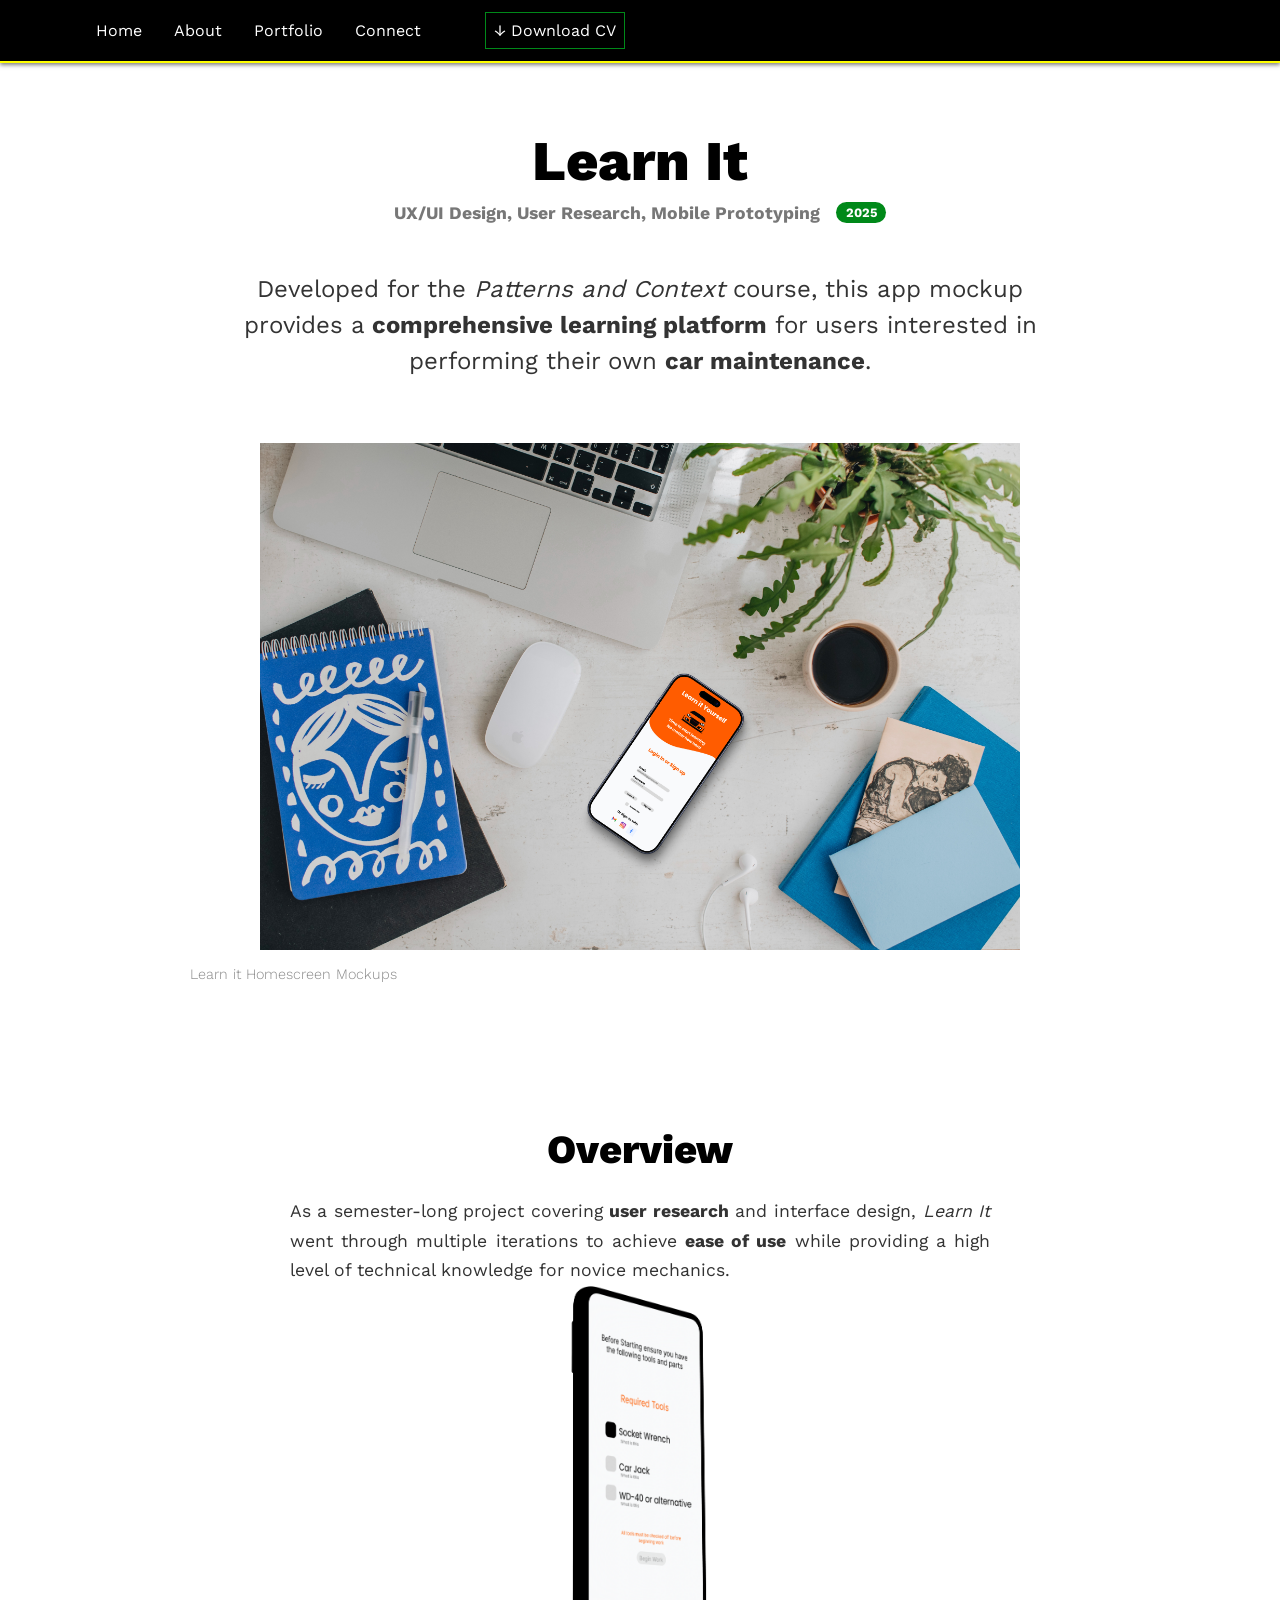
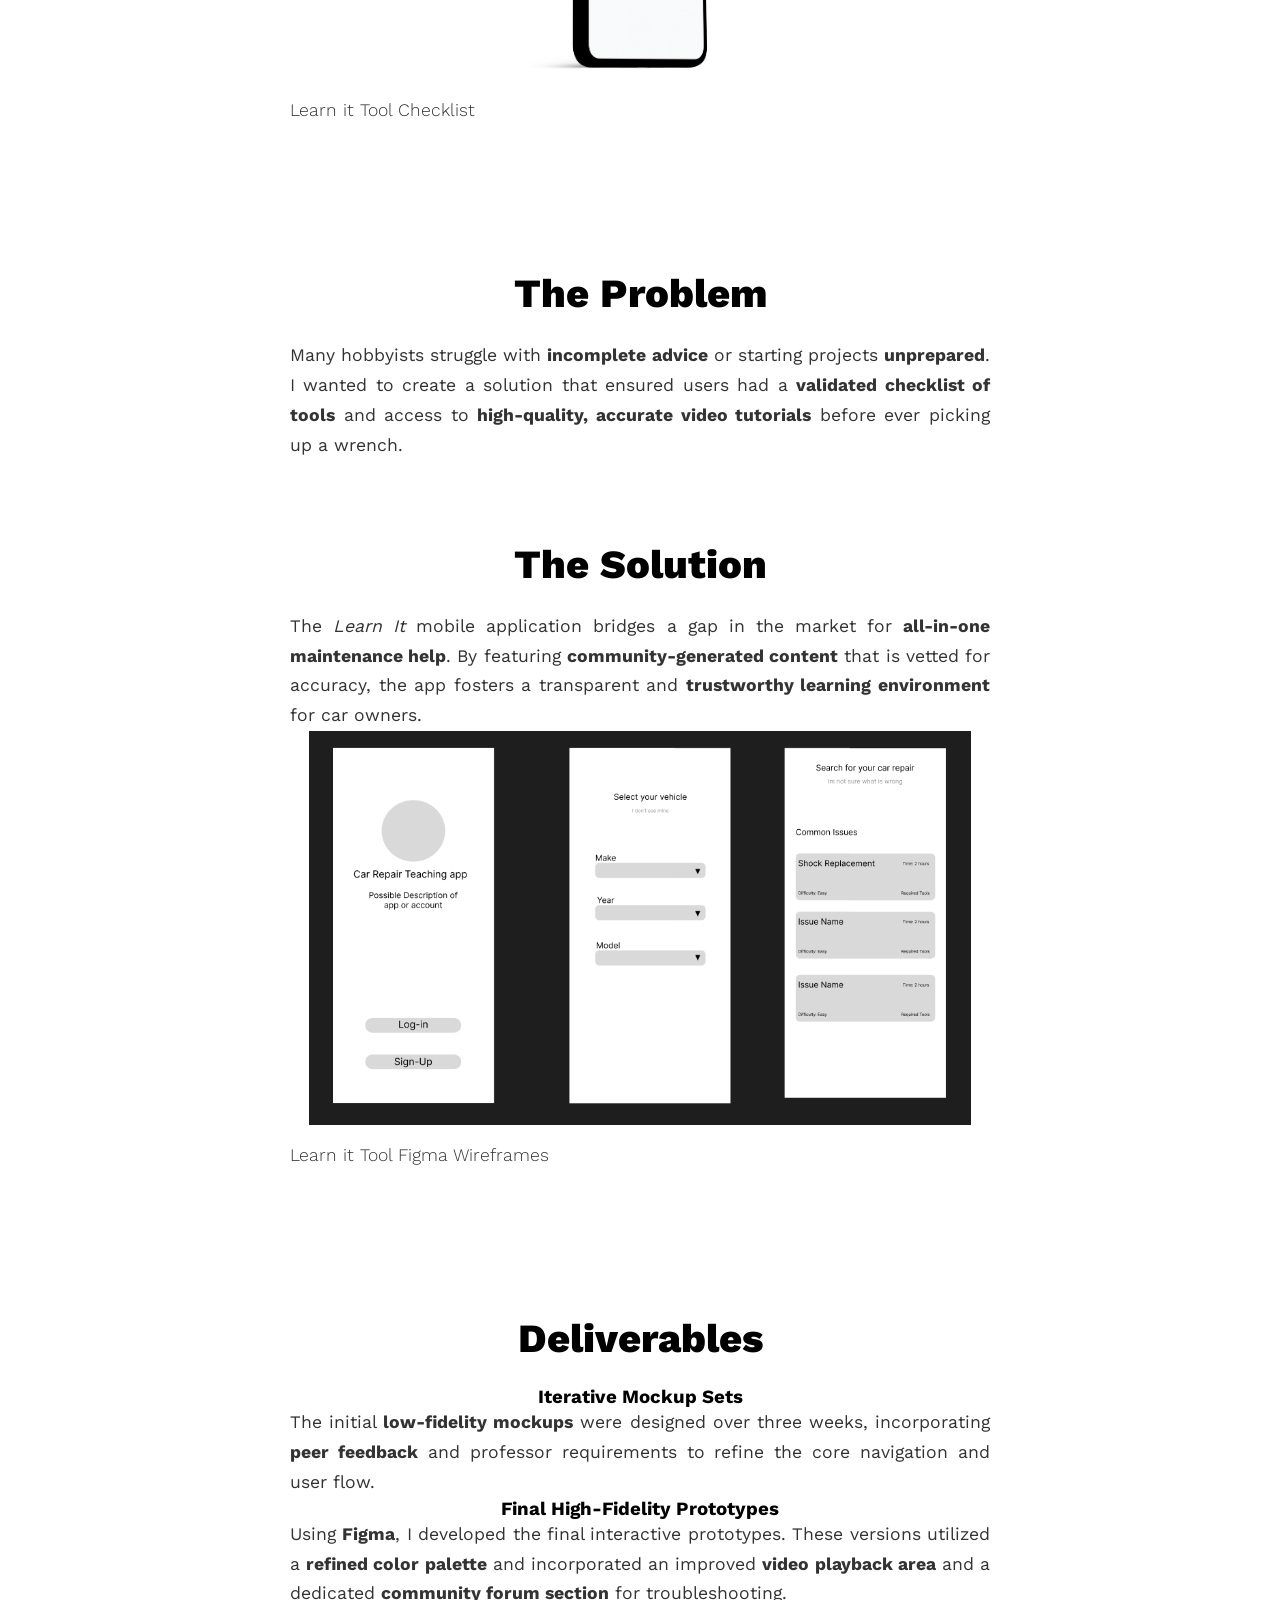
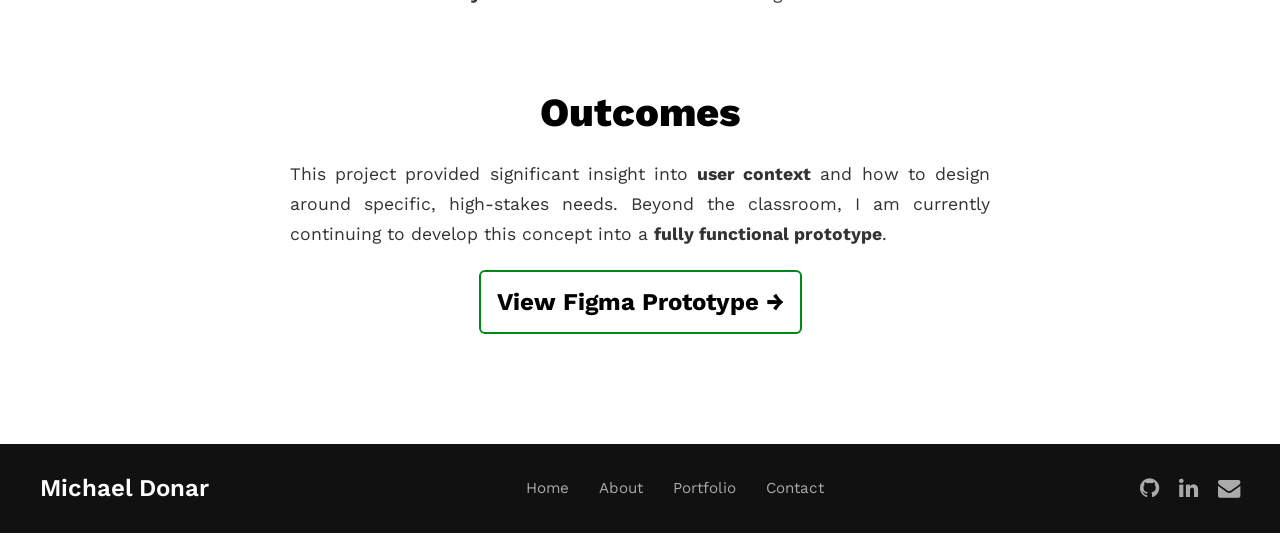
<file: subpages/learnIt.html>
<!DOCTYPE html>
<html lang="en">

<head>
    <meta charset="UTF-8" />
    <meta name="viewport" content="width=device-width, initial-scale=1.0" />
    <title>Martix Game | Michael Donar</title>
    <link rel="icon" type="image/x-icon" href="../img/MD-Logo-With-NoText-White.png">
    <link rel="stylesheet" href="../assets/style.css" />
    <link rel="stylesheet" href="https://cdnjs.cloudflare.com/ajax/libs/font-awesome/4.7.0/css/font-awesome.min.css">
    <link
        href="https://fonts.googleapis.com/css2?family=DM+Sans:wght@400;700&family=Montserrat:wght@500;700&display=swap"
        rel="stylesheet">
    <link rel="stylesheet"
        href="https://fonts.googleapis.com/css2?family=Material+Symbols+Outlined:opsz,wght,FILL,GRAD@20..48,100..700,0..1,-50..200&icon_names=download" />
</head>

<body>
    <nav class="navbar">
        <div class="nav-container">
            <ul class="nav-links">
                <li><a href="../index.html#top">Home</a></li>
                <li><a href="../index.html#about">About</a></li>
                <li><a href="../index.html#project">Portfolio</a></li>
                <li><a href="../index.html#contact">Connect</a></li>
                <li class="cv-item"><a href="../img/Michael_Donar_Resume.pdf" target="_blank" rel="noopener noreferrer"
                        class="cv-button">↓ Download CV</a></li>
            </ul>
            <div class="hamburger">
                <span></span>
                <span></span>
                <span></span>
            </div>
        </div>
    </nav>

    <section class="project-page">
        <header class="project-header reveal">
            <h1>Learn It</h1>
            <div class="project-meta-details">
                <span>UX/UI Design, User Research, Mobile Prototyping</span>
                <span class="project-tag">2025</span>
            </div>
            <p class="project-summary">
                Developed for the <em>Patterns and Context</em> course, this app mockup provides a <span>comprehensive
                    learning platform</span>
                for users interested in performing their own <span>car maintenance</span>.
            </p>
        </header>

        <div class="project-image-container reveal">
            <img src="../img/learnit-1.jpeg" alt="Learn It app homescreen">
        </div>
        <p class="project-image-caption">Learn it Homescreen Mockups</p>

        <section class="project-content-section reveal">
            <h2>Overview</h2>
            <p>
                As a semester-long project covering <span>user research</span> and interface design, <em>Learn It</em>
                went
                through multiple iterations to achieve <span>ease of use</span> while providing a high level of
                technical
                knowledge for novice mechanics.
            </p>
            <div class="project-image-container reveal">
                <img src="../img/learnit-2.png" alt="Learn It app homescreen">
            </div>
            <p class="project-image-caption">Learn it Tool Checklist</p>
            <h2>The Problem</h2>
            <p>
                Many hobbyists struggle with <span>incomplete advice</span> or starting projects
                <span>unprepared</span>.
                I wanted to create a solution that ensured users had a <span>validated checklist of tools</span> and
                access to <span>high-quality, accurate video tutorials</span> before ever picking up a wrench.
            </p>

            <h2>The Solution</h2>
            <p>
                The <em>Learn It</em> mobile application bridges a gap in the market for <span>all-in-one maintenance
                    help</span>.
                By featuring <span>community-generated content</span> that is vetted for accuracy, the app fosters a
                transparent and <span>trustworthy learning environment</span> for car owners.
            </p>
            <div class="project-image-container reveal">
                <img src="../img/learnit-mock.png" alt="Learn It app wireframes">
            </div>
            <p class="project-image-caption">Learn it Tool Figma Wireframes</p>
            <h2>Deliverables</h2>
            <h3>Iterative Mockup Sets</h3>
            <p>
                The initial <span>low-fidelity mockups</span> were designed over three weeks, incorporating <span>peer
                    feedback</span>
                and professor requirements to refine the core navigation and user flow.
            </p>

            <h3>Final High-Fidelity Prototypes</h3>
            <p>
                Using <span>Figma</span>, I developed the final interactive prototypes. These versions utilized a
                <span>refined color palette</span> and incorporated an improved <span>video playback area</span>
                and a dedicated <span>community forum section</span> for troubleshooting.
            </p>

            <h2>Outcomes</h2>
            <p>
                This project provided significant insight into <span>user context</span> and how to design around
                specific,
                high-stakes needs. Beyond the classroom, I am currently continuing to develop this concept into a
                <span>fully functional prototype</span>.
            </p>

            <br>
            <br>
            <a href="#" class="project-btn-large">View Figma Prototype →</a>
        </section>
    </section>

    <footer>
        <div class="footer-container">
            <div class="footer-name">Michael Donar</div>
            <nav class="footer-nav">
                <ul>
                    <li><a href="../index.html#top">Home</a></li>
                    <li><a href="../index.html#about">About</a></li>
                    <li><a href="../index.html#project">Portfolio</a></li>
                    <li><a href="../index.html#contact">Contact</a></li>
                </ul>
            </nav>
            <div class="social-icons">
                <a href="https://github.com/mdonar21" target="_blank" aria-label="GitHub"><i
                        class="fa fa-github"></i></a>
                <a href="https://www.linkedin.com/in/michael-donar/" target="_blank" aria-label="LinkedIn"><i
                        class="fa fa-linkedin"></i></a>
                <a href="mailto:21mdonar@gmail.com" target="_blank" aria-label="Email"><i
                        class="fa fa-envelope"></i></a>
            </div>
        </div>
    </footer>

    <script>
        const hamburger = document.querySelector('.hamburger');
        const navLinks = document.querySelector('.nav-links');

        hamburger.addEventListener('click', () => {
            navLinks.classList.toggle('active');
            hamburger.classList.toggle('active');
        });

        const revealElements = document.querySelectorAll('.reveal');
        const revealObserver = new IntersectionObserver((entries, observer) => {
            entries.forEach(entry => {
                if (entry.isIntersecting) {
                    entry.target.classList.add('active');
                    observer.unobserve(entry.target);
                }
            });
        }, {
            threshold: 0.15
        });

        revealElements.forEach(el => revealObserver.observe(el));
    </script>
</body>

</html>
</file>
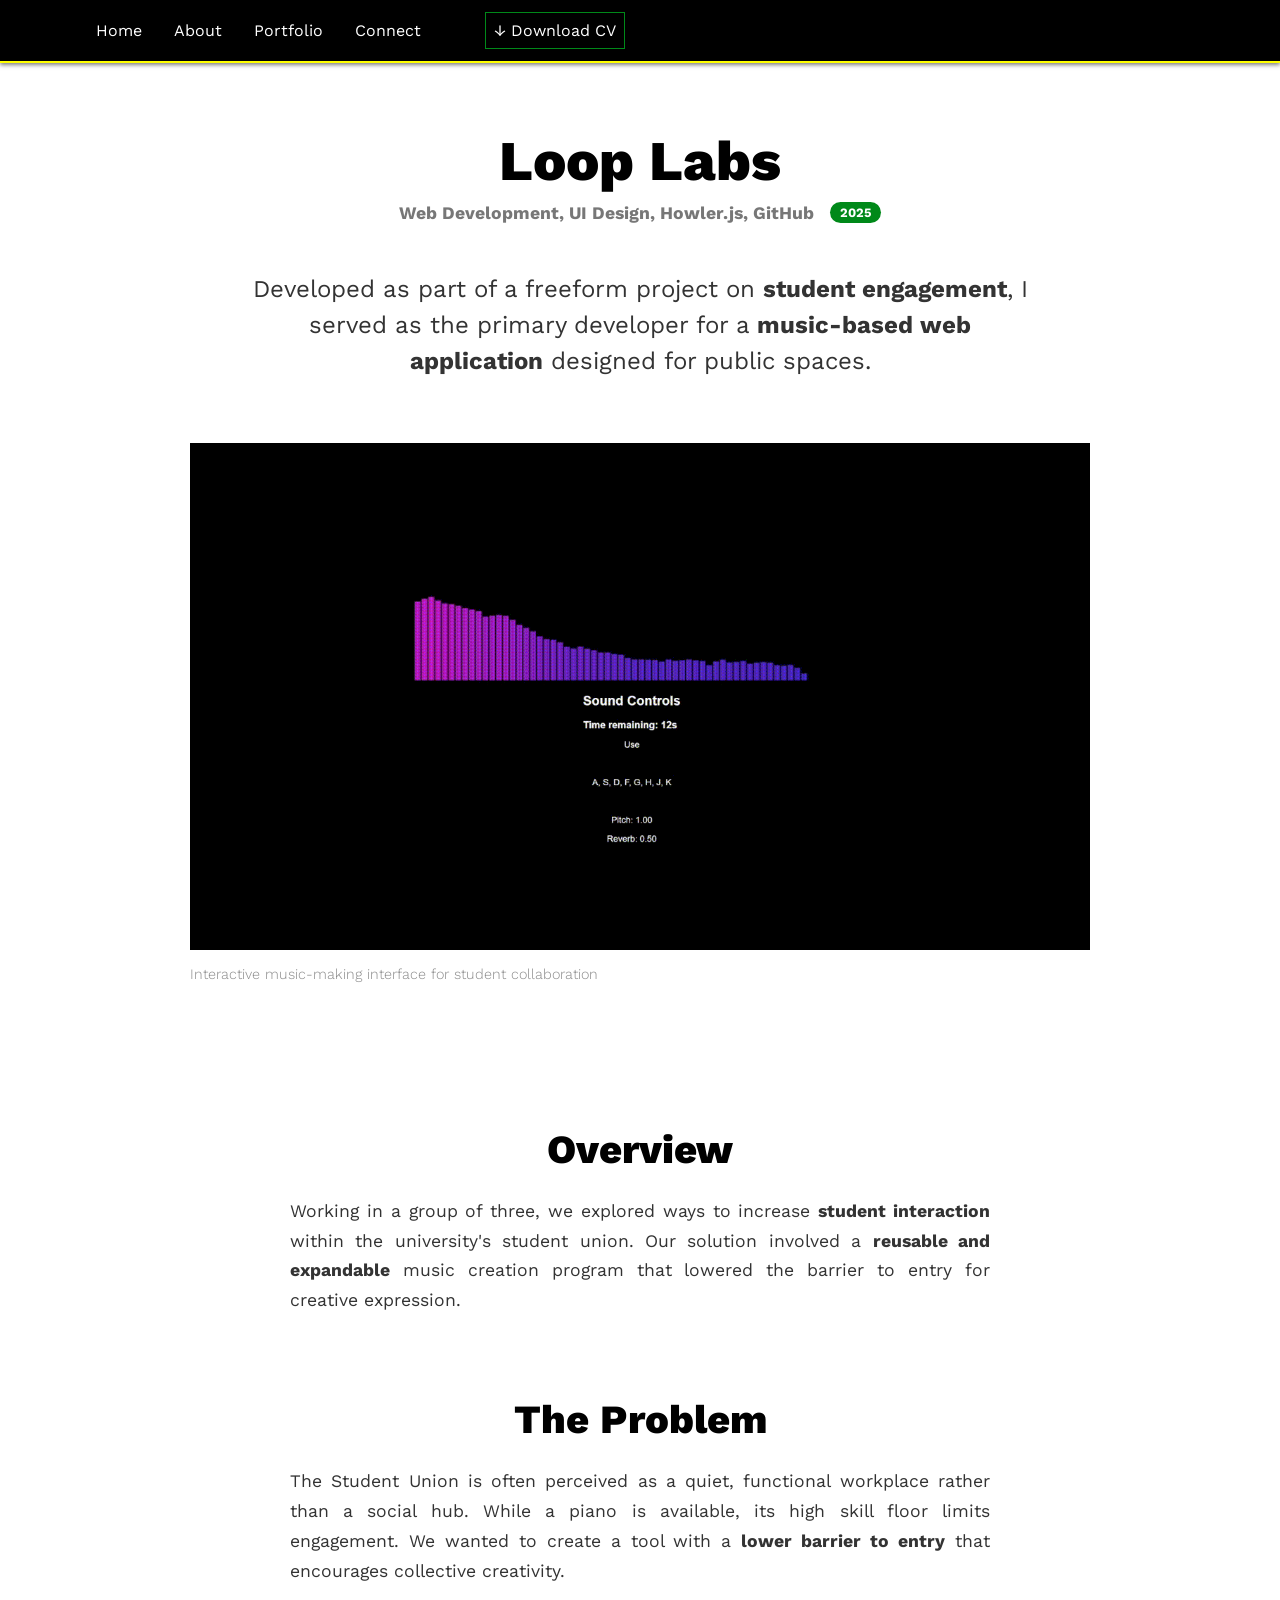
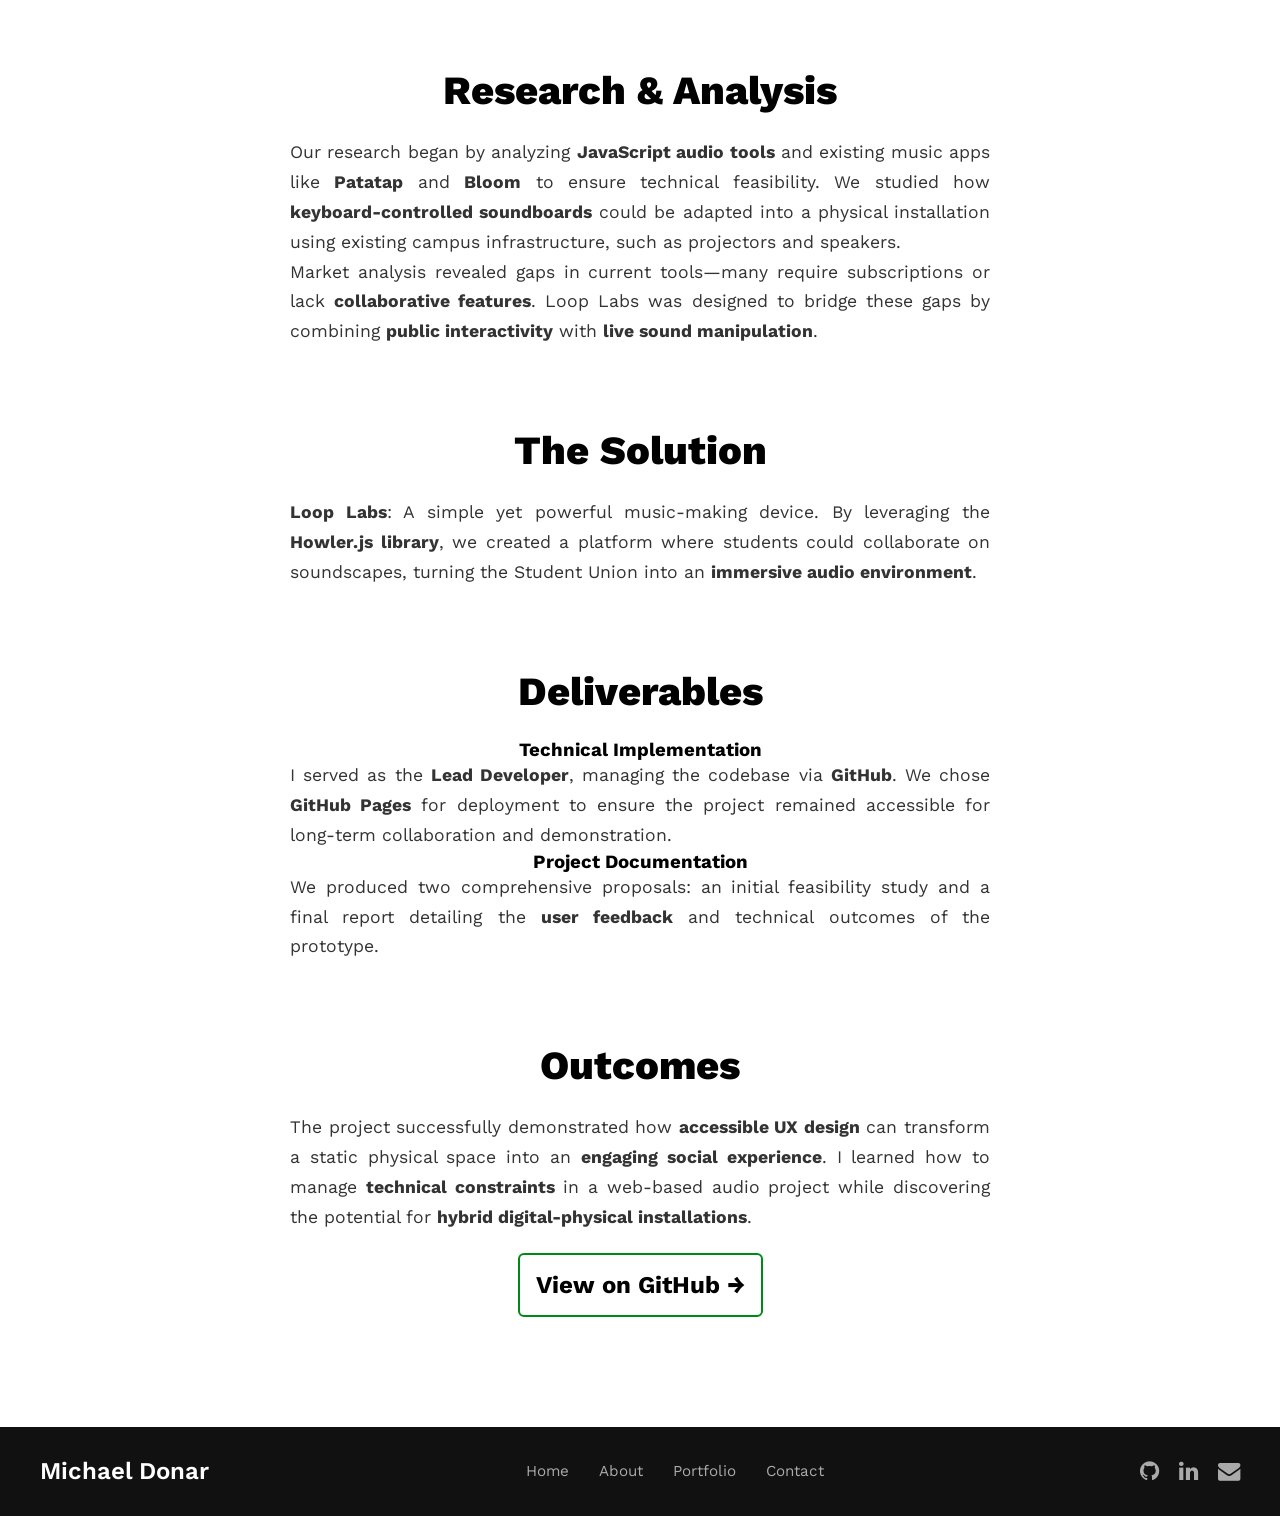
<file: subpages/looplabs.html>
<!DOCTYPE html>
<html lang="en">

<head>
    <meta charset="UTF-8" />
    <meta name="viewport" content="width=device-width, initial-scale=1.0" />
    <title>Martix Game | Michael Donar</title>
    <link rel="icon" type="image/x-icon" href="../img/MD-Logo-With-NoText-White.png">
    <link rel="stylesheet" href="../assets/style.css" />
    <link rel="stylesheet" href="https://cdnjs.cloudflare.com/ajax/libs/font-awesome/4.7.0/css/font-awesome.min.css">
    <link
        href="https://fonts.googleapis.com/css2?family=DM+Sans:wght@400;700&family=Montserrat:wght@500;700&display=swap"
        rel="stylesheet">
    <link rel="stylesheet"
        href="https://fonts.googleapis.com/css2?family=Material+Symbols+Outlined:opsz,wght,FILL,GRAD@20..48,100..700,0..1,-50..200&icon_names=download" />
</head>

<body>
    <nav class="navbar">
        <div class="nav-container">
            <ul class="nav-links">
                <li><a href="../index.html#top">Home</a></li>
                <li><a href="../index.html#about">About</a></li>
                <li><a href="../index.html#project">Portfolio</a></li>
                <li><a href="../index.html#contact">Connect</a></li>
                <li class="cv-item"><a href="../img/Michael_Donar_Resume.pdf" target="_blank" rel="noopener noreferrer"
                        class="cv-button">↓ Download CV</a></li>
            </ul>
            <div class="hamburger">
                <span></span>
                <span></span>
                <span></span>
            </div>
        </div>
    </nav>

    <section class="project-page">
        <header class="project-header reveal">
            <h1>Loop Labs</h1>
            <div class="project-meta-details">
                <span>Web Development, UI Design, Howler.js, GitHub</span>
                <span class="project-tag">2025</span>
            </div>
            <p class="project-summary">
                Developed as part of a freeform project on <span>student engagement</span>, I served as the primary
                developer
                for a <span>music-based web application</span> designed for public spaces.
            </p>
        </header>

        <div class="project-image-container reveal">
            <img src="../img/loop.gif" alt="Loop Labs music interface">
        </div>
        <p class="project-image-caption">Interactive music-making interface for student collaboration</p>

        <section class="project-content-section reveal">
            <h2>Overview</h2>
            <p>
                Working in a group of three, we explored ways to increase <span>student interaction</span> within the
                university's
                student union. Our solution involved a <span>reusable and expandable</span> music creation program that
                lowered the barrier to entry for creative expression.
            </p>

            <h2>The Problem</h2>
            <p>
                The Student Union is often perceived as a quiet, functional workplace rather than a social hub. While a
                piano
                is available, its high skill floor limits engagement. We wanted to create a tool with a <span>lower
                barrier to entry</span> that encourages collective creativity.
            </p>

            <h2>Research & Analysis</h2>
            <p>
                Our research began by analyzing <span>JavaScript audio tools</span> and existing music apps like
                <span>Patatap</span>
                and <span>Bloom</span> to ensure technical feasibility. We studied how <span>keyboard-controlled soundboards</span>
                could be adapted into a physical installation using existing campus infrastructure, such as projectors
                and speakers.
            </p>
            <p>
                Market analysis revealed gaps in current tools—many require subscriptions or lack <span>collaborative features</span>. Loop Labs was designed to bridge these gaps by combining <span>public interactivity</span> with <span>live sound manipulation</span>.
            </p>

            <h2>The Solution</h2>
            <p>
                <span>Loop Labs</span>: A simple yet powerful music-making device. By leveraging the <span>Howler.js  library</span>,
                we created a platform where students could collaborate on soundscapes, turning the Student Union into an <span>immersive audio environment</span>.
            </p>

            <h2>Deliverables</h2>
            <h3>Technical Implementation</h3>
            <p>
                I served as the <span>Lead Developer</span>, managing the codebase via <span>GitHub</span>. We chose
                <span>GitHub Pages</span> for deployment to ensure the project remained accessible for long-term
                collaboration and demonstration.
            </p>

            <h3>Project Documentation</h3>
            <p>
                We produced two comprehensive proposals: an initial feasibility study and a final report detailing
                the <span>user feedback</span> and technical outcomes of the prototype.
            </p>

            <h2>Outcomes</h2>
            <p>
                The project successfully demonstrated how <span>accessible UX design</span> can transform a static
                physical space into an <span>engaging social experience</span>. I learned how to manage <span>technical
                    constraints</span>
                in a web-based audio project while discovering the potential for <span>hybrid digital-physical
                    installations</span>.
            </p>

            <br>
            <br>
            <a href="https://github.com/mdonar21/loop-labs" class="project-btn-large" target="_blank">View on GitHub
                →</a>
        </section>
    </section>

    <footer>
        <div class="footer-container">
            <div class="footer-name">Michael Donar</div>
            <nav class="footer-nav">
                <ul>
                    <li><a href="../index.html#top">Home</a></li>
                    <li><a href="../index.html#about">About</a></li>
                    <li><a href="../index.html#project">Portfolio</a></li>
                    <li><a href="../index.html#contact">Contact</a></li>
                </ul>
            </nav>
            <div class="social-icons">
                <a href="https://github.com/mdonar21" target="_blank" aria-label="GitHub"><i
                        class="fa fa-github"></i></a>
                <a href="https://www.linkedin.com/in/michael-donar/" target="_blank" aria-label="LinkedIn"><i
                        class="fa fa-linkedin"></i></a>
                <a href="mailto:21mdonar@gmail.com" target="_blank" aria-label="Email"><i
                        class="fa fa-envelope"></i></a>
            </div>
        </div>
    </footer>

    <script>
        // Standard Mobile Menu Logic
        const hamburger = document.querySelector('.hamburger');
        const navLinks = document.querySelector('.nav-links');

        hamburger.addEventListener('click', () => {
            navLinks.classList.toggle('active');
            hamburger.classList.toggle('active');
        });

        // Scroll Reveal Logic
        const revealElements = document.querySelectorAll('.reveal');
        const revealObserver = new IntersectionObserver((entries, observer) => {
            entries.forEach(entry => {
                if (entry.isIntersecting) {
                    entry.target.classList.add('active');
                    observer.unobserve(entry.target);
                }
            });
        }, {
            threshold: 0.15
        });

        revealElements.forEach(el => revealObserver.observe(el));
    </script>
</body>

</html>
</file>
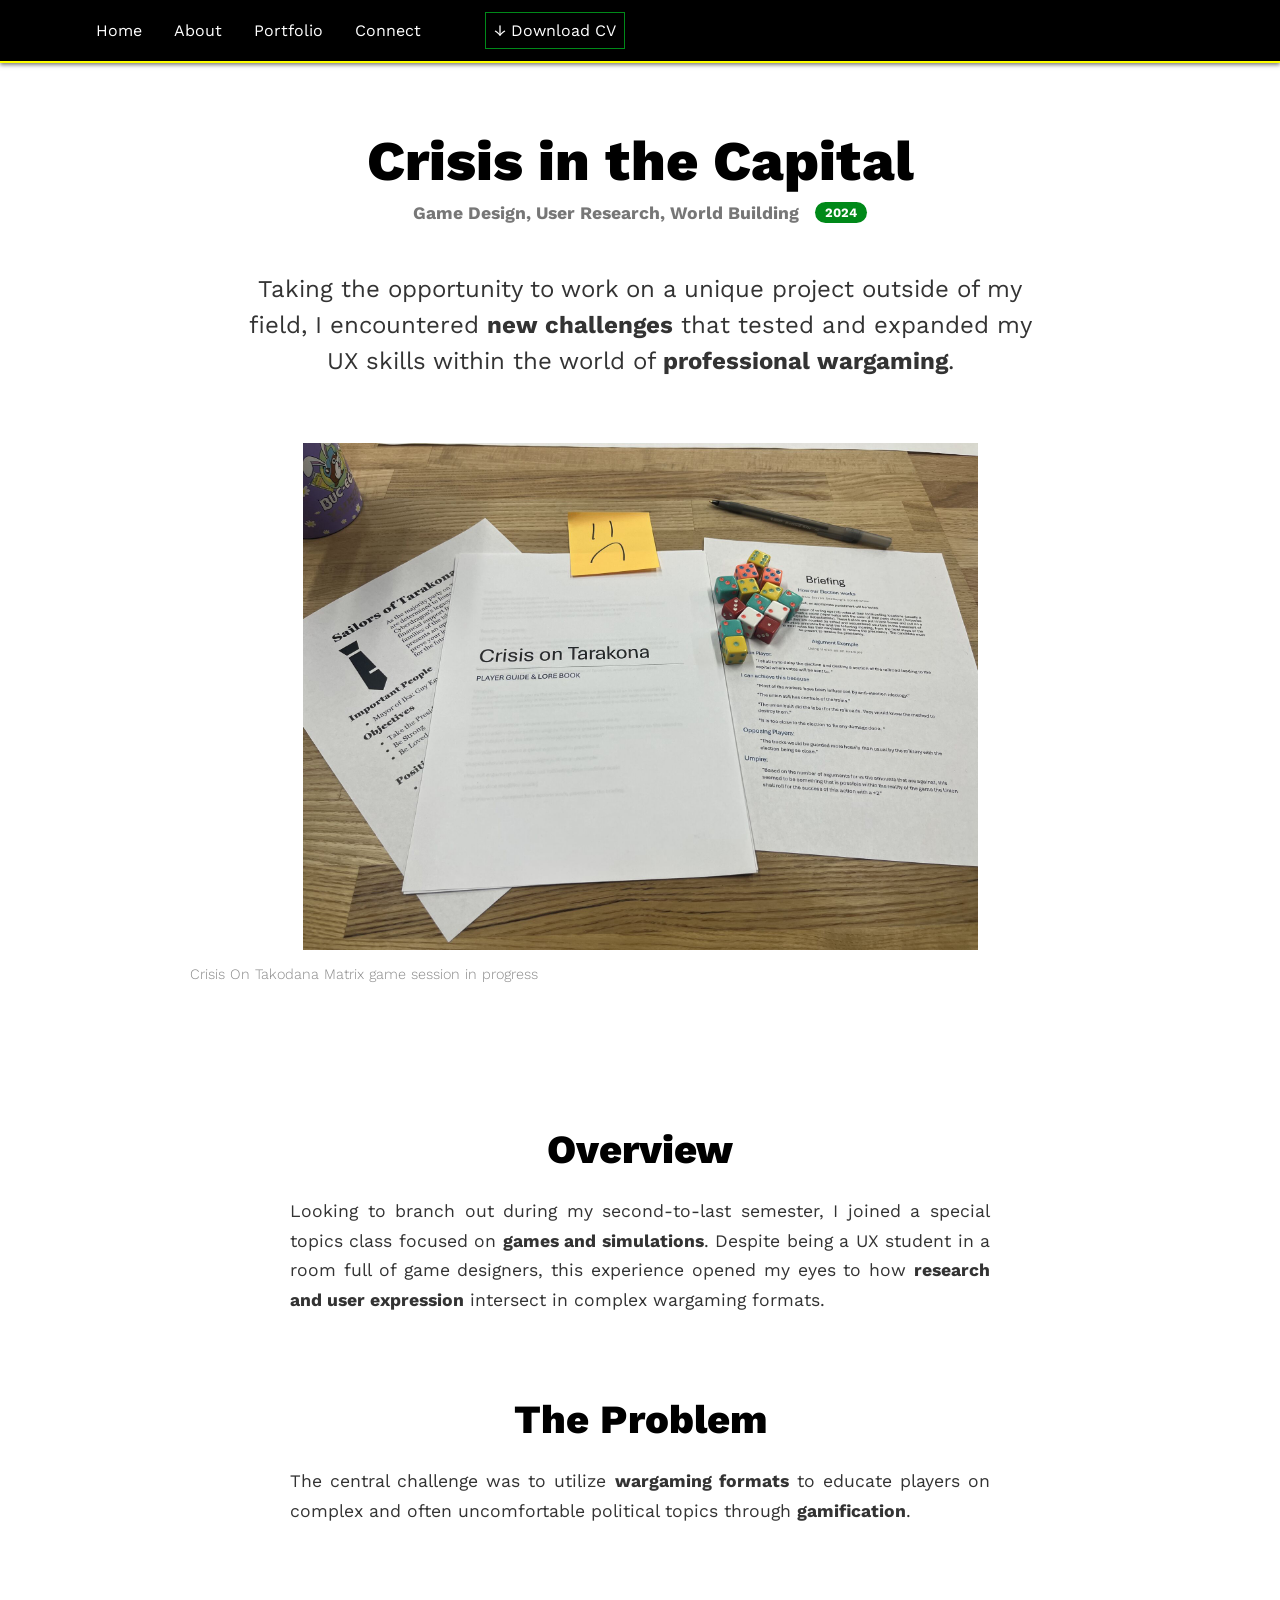
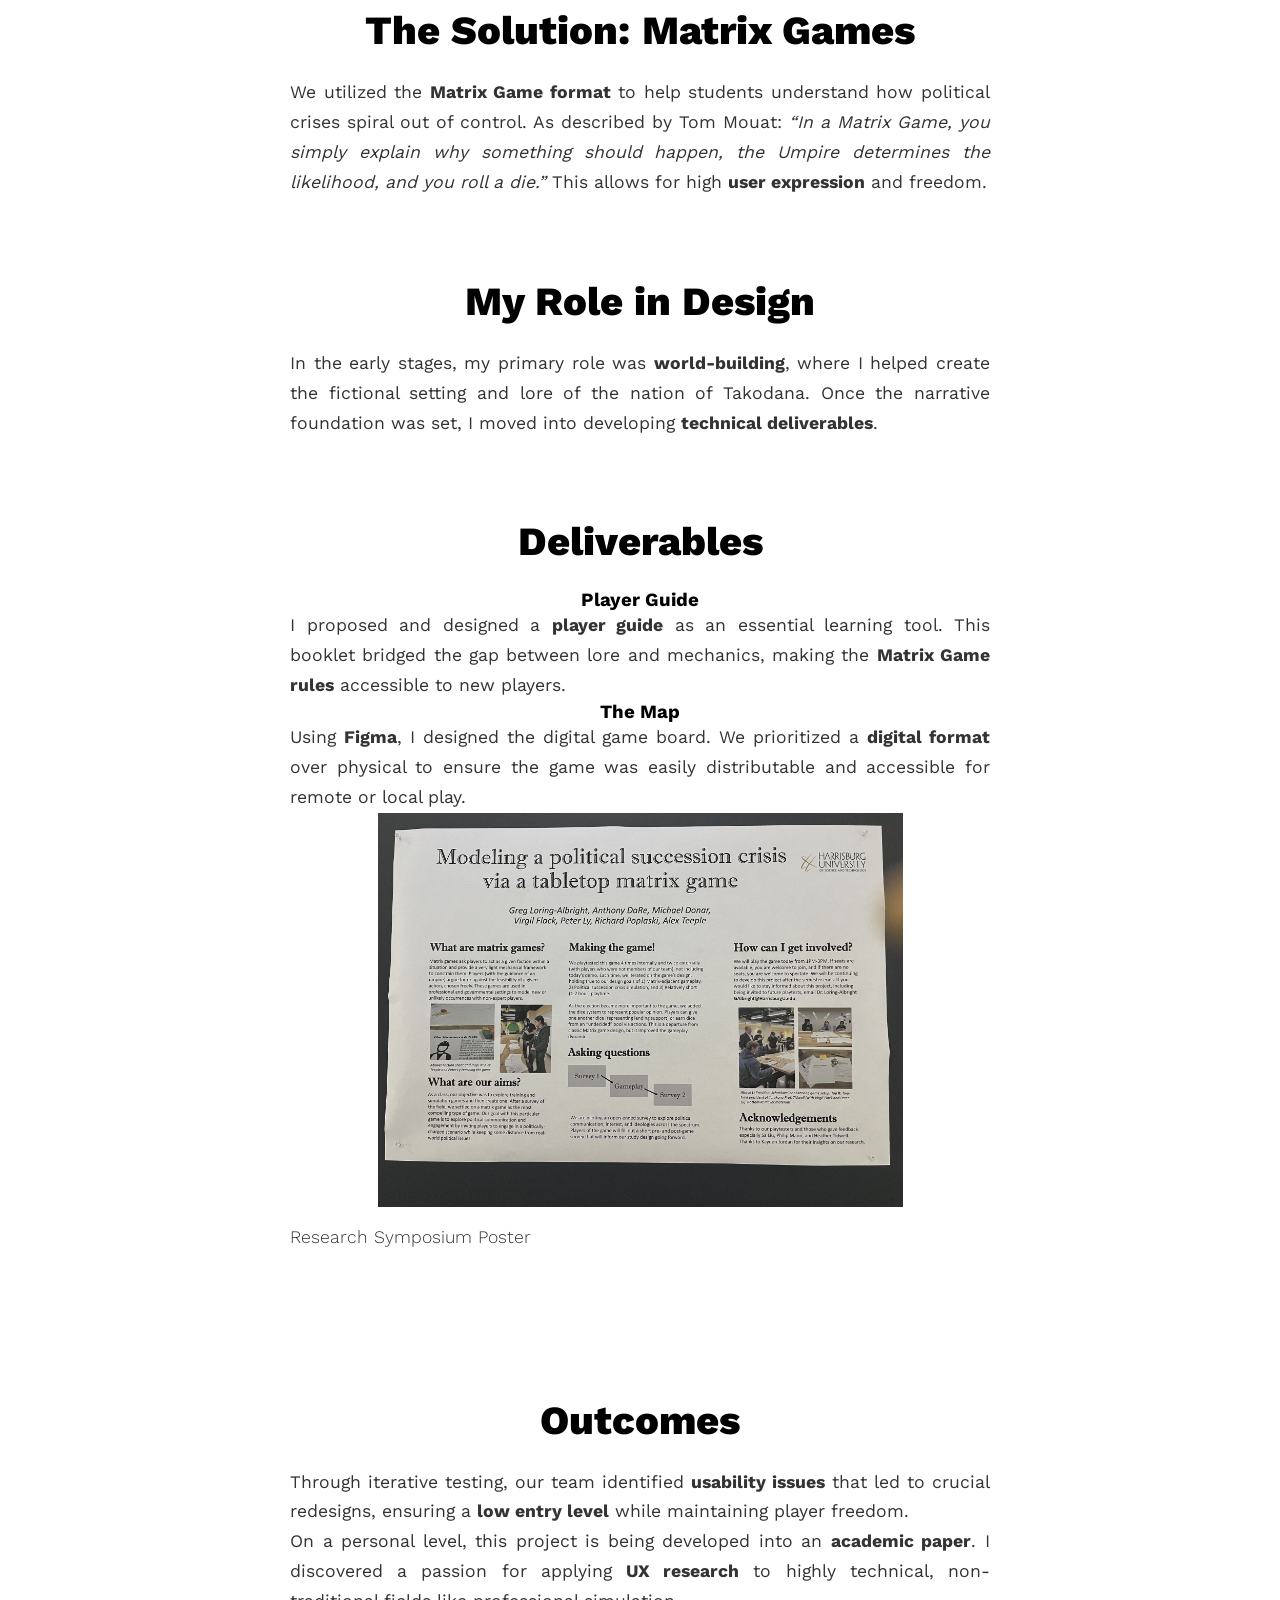
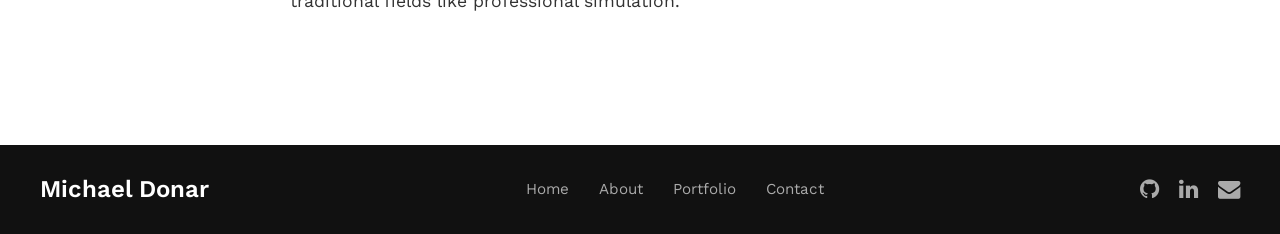
<file: subpages/martixGame.html>
<!DOCTYPE html>
<html lang="en">

<head>
    <meta charset="UTF-8" />
    <meta name="viewport" content="width=device-width, initial-scale=1.0" />
    <title>Martix Game | Michael Donar</title>
    <link rel="icon" type="image/x-icon" href="../img/MD-Logo-With-NoText-White.png">
    <link rel="stylesheet" href="../assets/style.css" />
    <link rel="stylesheet" href="https://cdnjs.cloudflare.com/ajax/libs/font-awesome/4.7.0/css/font-awesome.min.css">
    <link
        href="https://fonts.googleapis.com/css2?family=DM+Sans:wght@400;700&family=Montserrat:wght@500;700&display=swap"
        rel="stylesheet">
    <link rel="stylesheet"
        href="https://fonts.googleapis.com/css2?family=Material+Symbols+Outlined:opsz,wght,FILL,GRAD@20..48,100..700,0..1,-50..200&icon_names=download" />
</head>

<body>
    <nav class="navbar">
        <div class="nav-container">
            <ul class="nav-links">
                <li><a href="../index.html#top">Home</a></li>
                <li><a href="../index.html#about">About</a></li>
                <li><a href="../index.html#project">Portfolio</a></li>
                <li><a href="../index.html#contact">Connect</a></li>
                <li class="cv-item"><a href="../img/Michael_Donar_Resume.pdf" target="_blank" rel="noopener noreferrer"
                        class="cv-button">↓ Download CV</a></li>
            </ul>
            <div class="hamburger">
                <span></span>
                <span></span>
                <span></span>
            </div>
        </div>
    </nav>

    <section class="project-page">
        <header class="project-header reveal">
            <h1>Crisis in the Capital</h1>
            <div class="project-meta-details">
                <span>Game Design, User Research, World Building</span>
                <span class="project-tag">2024</span>
            </div>
            <p class="project-summary">
                Taking the opportunity to work on a unique project outside of my field, I encountered <span>new
                    challenges</span>
                that tested and expanded my UX skills within the world of <span>professional wargaming</span>.
            </p>
        </header>

        <div class="project-image-container reveal">
            <img src="../img/wg1.jpg" alt="Crisis On Takodana Matrix game laid out on a table">
        </div>
        <p class="project-image-caption">Crisis On Takodana Matrix game session in progress</p>

        <section class="project-content-section reveal">
            <h2>Overview</h2>
            <p>
                Looking to branch out during my second-to-last semester, I joined a special topics class focused on
                <span>games and simulations</span>.
                Despite being a UX student in a room full of game designers, this experience opened my eyes to how
                <span>research and user expression</span>
                intersect in complex wargaming formats.
            </p>

            <h2>The Problem</h2>
            <p>
                The central challenge was to utilize <span>wargaming formats</span> to educate players on complex and
                often
                uncomfortable political topics through <span>gamification</span>.
            </p>

            <h2>The Solution: Matrix Games</h2>
            <p>
                We utilized the <span>Matrix Game format</span> to help students understand how political crises spiral
                out of control.
                As described by Tom Mouat: <em>“In a Matrix Game, you simply explain why something should happen, the
                    Umpire determines
                    the likelihood, and you roll a die.”</em> This allows for high <span>user expression</span> and
                freedom.
            </p>

            <h2>My Role in Design</h2>
            <p>
                In the early stages, my primary role was <span>world-building</span>, where I helped create the
                fictional setting and
                lore of the nation of Takodana. Once the narrative foundation was set, I moved into developing
                <span>technical deliverables</span>.
            </p>

            <h2>Deliverables</h2>
            <h3>Player Guide</h3>
            <p>
                I proposed and designed a <span>player guide</span> as an essential learning tool. This booklet bridged
                the gap
                between lore and mechanics, making the <span>Matrix Game rules</span> accessible to new players.
            </p>

            <h3>The Map</h3>
            <p>
                Using <span>Figma</span>, I designed the digital game board. We prioritized a <span>digital
                    format</span> over physical
                to ensure the game was easily distributable and accessible for remote or local play.
            </p>

            <div class="project-image-container reveal">
                <img src="../img/wg2.jpg" alt="Crisis On Takodana Matrix game laid out on a table">
            </div>
            <p class="project-image-caption">Research Symposium Poster</p>
            <h2>Outcomes</h2>
            <p>
                Through iterative testing, our team identified <span>usability issues</span> that led to crucial
                redesigns, ensuring
                a <span>low entry level</span> while maintaining player freedom.
            </p>
            <p>
                On a personal level, this project is being developed into an <span>academic paper</span>. I discovered a
                passion for
                applying <span>UX research</span> to highly technical, non-traditional fields like professional
                simulation.
            </p>
        </section>
    </section>

    <footer>
        <div class="footer-container">
            <div class="footer-name">Michael Donar</div>
            <nav class="footer-nav">
                <ul>
                    <li><a href="../index.html#top">Home</a></li>
                    <li><a href="../index.html#about">About</a></li>
                    <li><a href="../index.html#project">Portfolio</a></li>
                    <li><a href="../index.html#contact">Contact</a></li>
                </ul>
            </nav>
            <div class="social-icons">
                <a href="https://github.com/mdonar21" target="_blank" aria-label="GitHub"><i
                        class="fa fa-github"></i></a>
                <a href="https://www.linkedin.com/in/michael-donar/" target="_blank" aria-label="LinkedIn"><i
                        class="fa fa-linkedin"></i></a>
                <a href="mailto:21mdonar@gmail.com" target="_blank" aria-label="Email"><i
                        class="fa fa-envelope"></i></a>
            </div>
        </div>
    </footer>

    <script>
        const hamburger = document.querySelector('.hamburger');
        const navLinks = document.querySelector('.nav-links');

        hamburger.addEventListener('click', () => {
            navLinks.classList.toggle('active');
            hamburger.classList.toggle('active');
        });

        const revealElements = document.querySelectorAll('.reveal');
        const revealObserver = new IntersectionObserver((entries, observer) => {
            entries.forEach(entry => {
                if (entry.isIntersecting) {
                    entry.target.classList.add('active');
                    observer.unobserve(entry.target);
                }
            });
        }, {
            threshold: 0.15
        });

        revealElements.forEach(el => revealObserver.observe(el));
    </script>
</body>

</html>
</file>
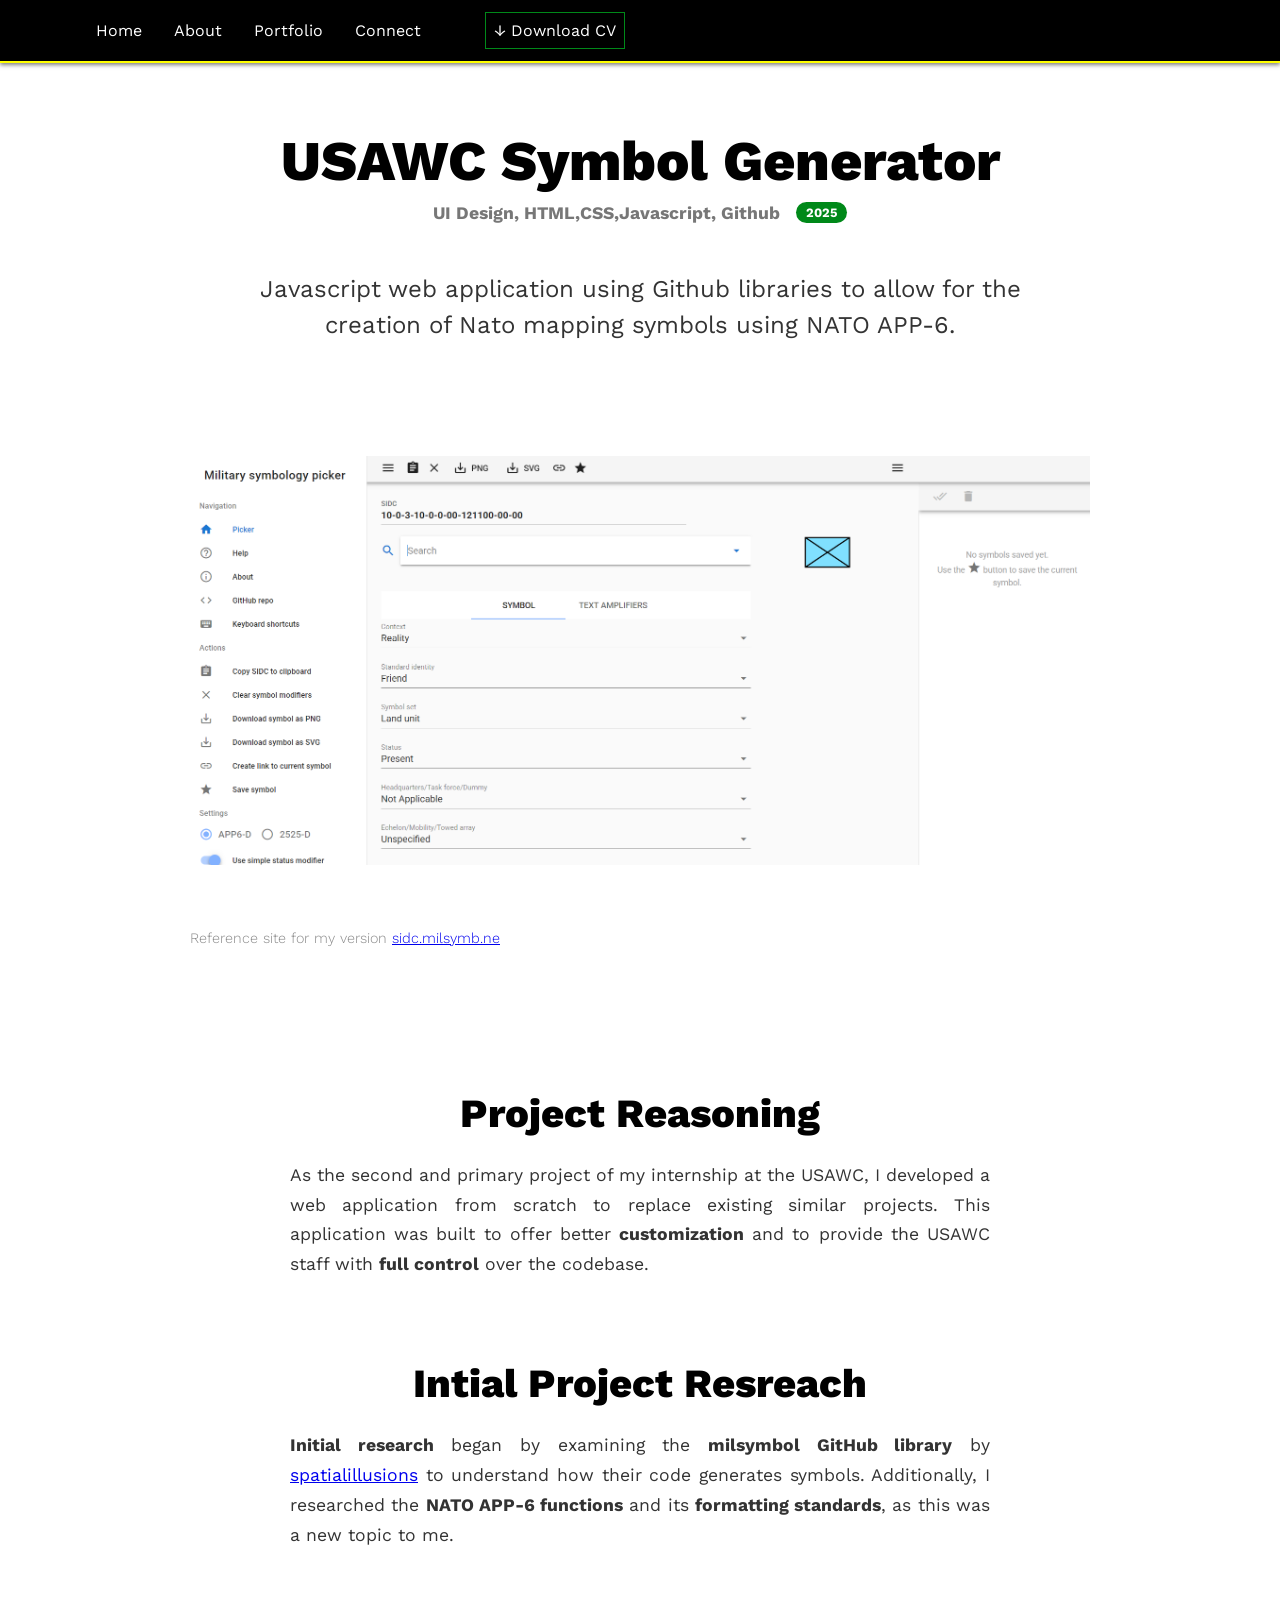
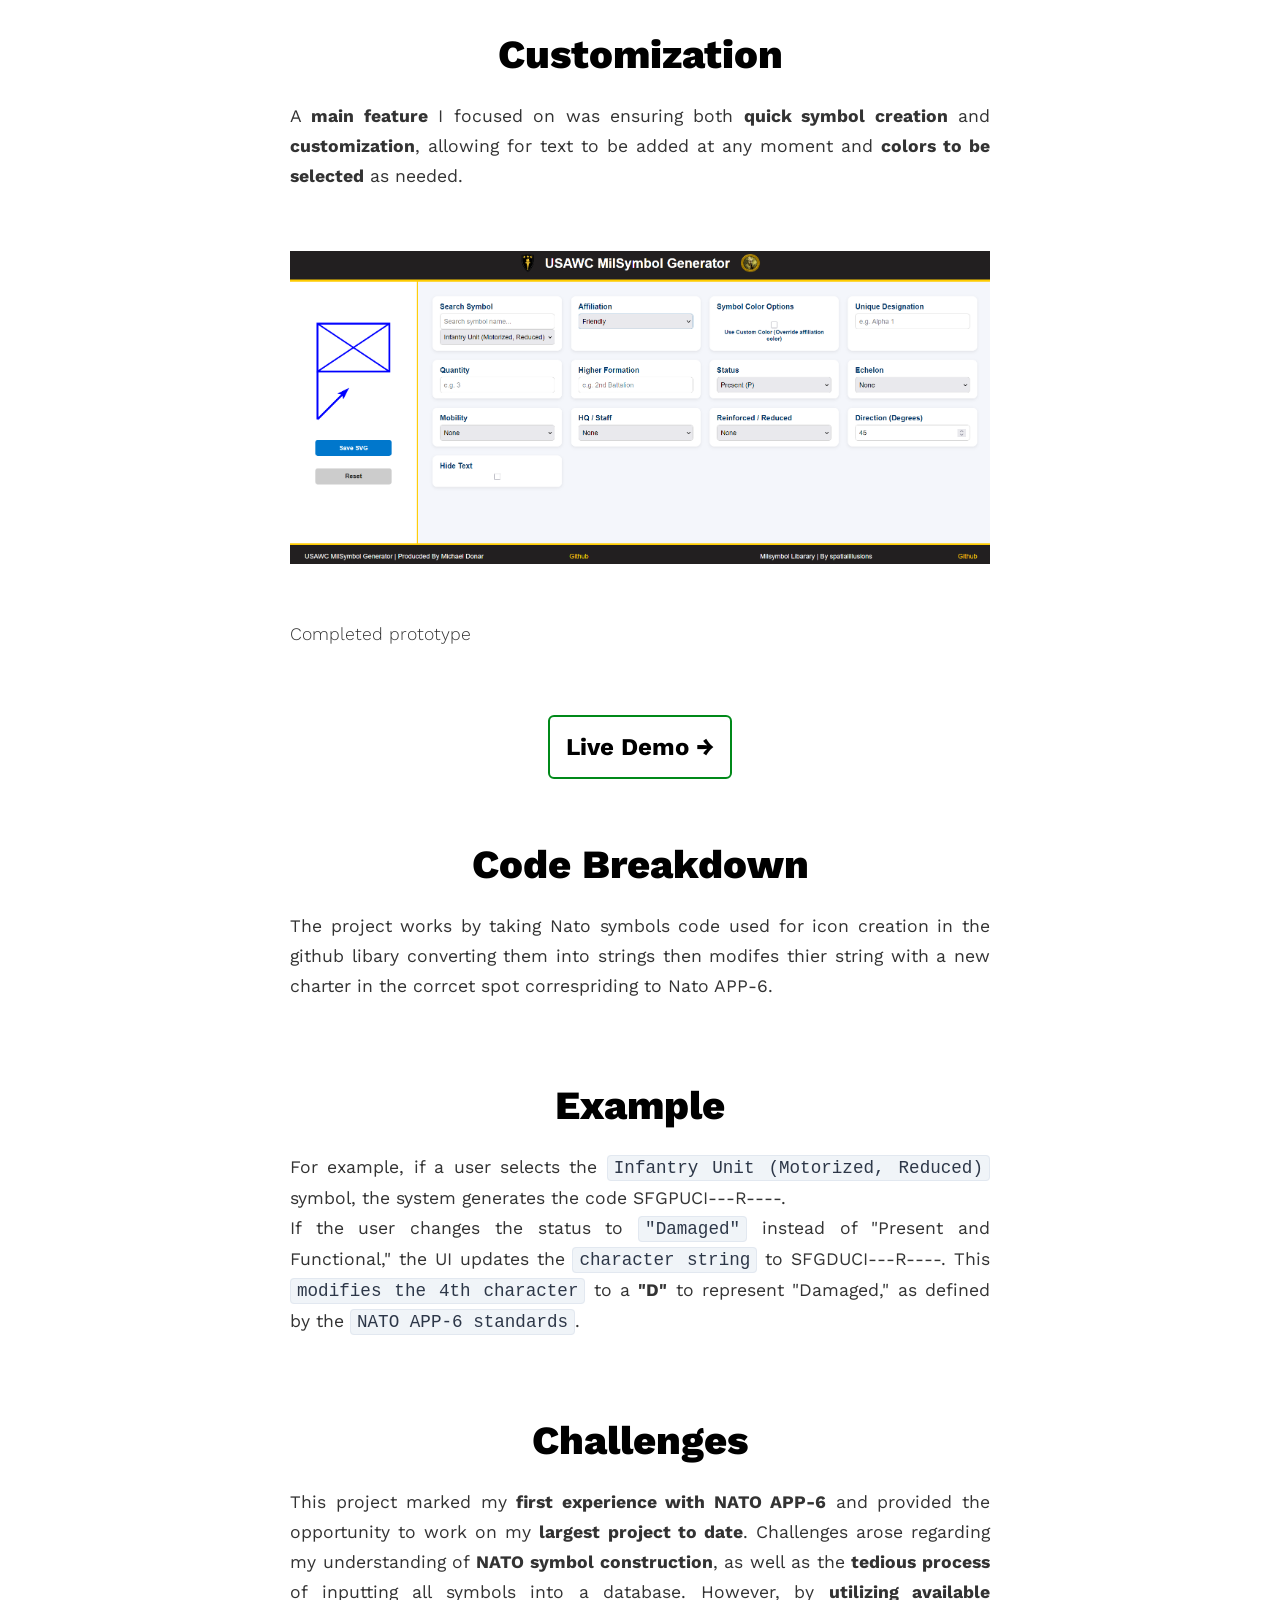
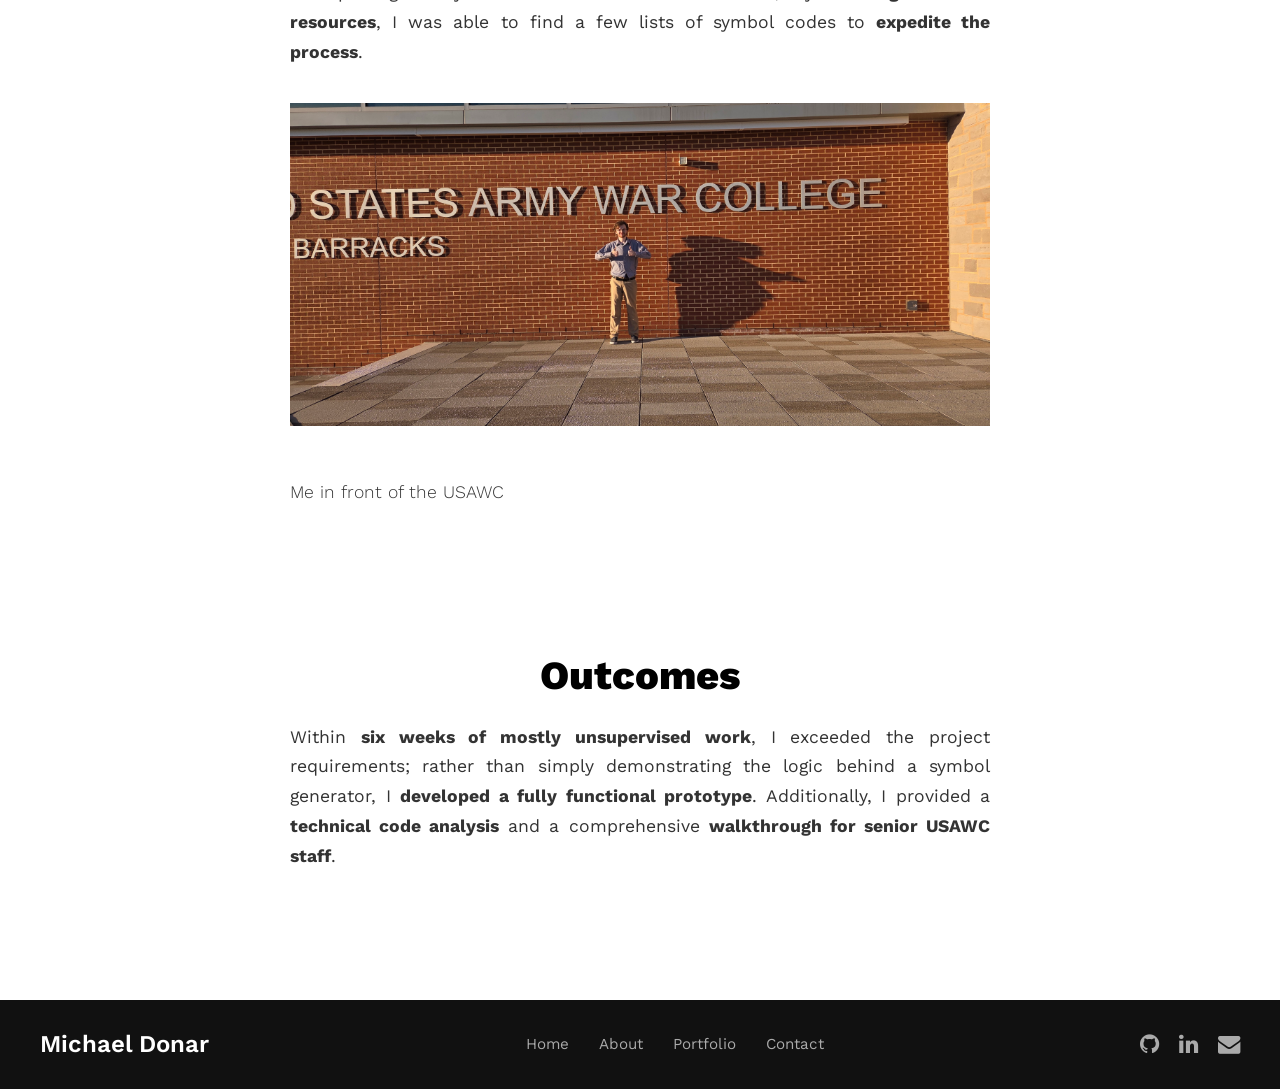
<file: subpages/symbol-gen.html>
<!DOCTYPE html>
<html lang="en">

<head>
    <meta charset="UTF-8" />
    <meta name="viewport" content="width=device-width, initial-scale=1.0" />
    <title>USAWC Symbol Generator | Michael Donar</title>
    <link rel="icon" type="image/x-icon" href="../img/MD-Logo-With-NoText-White.png">
    <link rel="stylesheet" href="../assets/style.css" />
    <link rel="stylesheet" href="https://cdnjs.cloudflare.com/ajax/libs/font-awesome/4.7.0/css/font-awesome.min.css">
    <link
        href="https://fonts.googleapis.com/css2?family=DM+Sans:wght@400;700&family=Montserrat:wght@500;700&display=swap"
        rel="stylesheet">
    <link rel="stylesheet"
        href="https://fonts.googleapis.com/css2?family=Material+Symbols+Outlined:opsz,wght,FILL,GRAD@20..48,100..700,0..1,-50..200&icon_names=download" />
</head>

<body>
    <!-- Navbar (Same as index) -->
    <nav class="navbar">
        <div class="nav-container">
            <ul class="nav-links">
                <li><a href="../index.html#top">Home</a></li>
                <li><a href="../index.html#about">About</a></li>
                <li><a href="../index.html#project">Portfolio</a></li>
                <li><a href="../index.html#contact">Connect</a></li>
                <li class="cv-item"><a href="../img/Michael_Donar_Resume.pdf" target="_blank" rel="noopener noreferrer"
                        class="cv-button">↓ Download CV</a></li>
            </ul>
            <div class="hamburger">
                <span></span>
                <span></span>
                <span></span>
            </div>
        </div>
    </nav>

    <section class="project-page">
        <!-- Header Section -->
        <header class="project-header reveal">
            <h1>USAWC Symbol Generator</h1>
            <div class="project-meta-details">
                <span>UI Design, HTML,CSS,Javascript, Github</span>
                <span class="project-tag">2025</span>
            </div>
            <p class="project-summary">
                Javascript web application using Github libraries to allow for the creation of Nato mapping symbols
                using NATO APP-6.
            </p>
        </header>

        <!-- Main Image -->
        <div class="project-image-container reveal">
            <img src="../img/milsymbRef.png" alt="Reference site used">
        </div>
        <p class="project-image-caption">Reference site for my version <a href="https://sidc.milsymb.net/#/APP6" target="_blank">sidc.milsymb.ne</a></p>
        <!-- Project Reasoning Section -->
        <section class="project-content-section reveal">
            <h2>Project Reasoning</h2>
            <p>
                As the second and primary project of my internship at the USAWC, I developed a web application from
                scratch to replace existing similar projects. This application was built to offer better
                <span>customization</span> and to provide the USAWC staff with <span>full control</span> over the
                codebase.
            </p>

            <h2>Intial Project Resreach </h2>
            <p>
                <span>Initial research</span> began by examining the <span>milsymbol GitHub library</span> by <a
                    href="https://github.com/spatialillusions/milsymbol" target="_blank">spatialillusions</a> to
                understand how their code generates symbols. Additionally, I researched the <span>NATO APP-6
                    functions</span> and its <span>formatting standards</span>, as this was a new topic to me.
            </p>
            <h2>Customization</h2>
            <p>
                A <span>main feature</span> I focused on was ensuring both <span>quick symbol creation</span> and
                <span>customization</span>, allowing for text to be added at any moment and <span>colors to be
                    selected</span> as needed.
            </p>
            <br>
            <div class="project-image-container">
                <img src="../img/symbol-gen-demo.png" alt="Symbol Generator">
            </div>
                <p class="project-image-caption">Completed prototype</p>
            <br>
            <a href="./symbol-gen-demo/index.html" class="project-btn-large" target="_blank">Live Demo →</a>
            <h2>Code Breakdown</h2>
            <p>
                The project works by taking Nato symbols code used for icon creation in the github libary converting
                them into strings then modifes thier string with a new charter in the corrcet spot correspriding to Nato
                APP-6.
            </p>
            <h2> Example</h2>
            <p>
                <p>
                    For example, if a user selects the <span class="tech-highlight">Infantry Unit (Motorized,
                        Reduced)</span> symbol, the system generates the code <code>SFGPUCI---R----</code>.
                </p>

                <p>
                    If the user changes the status to <span class="tech-highlight">"Damaged"</span> instead of "Present
                    and Functional," the UI updates the <span class="tech-highlight">character string</span> to
                    <code>SFGDUCI---R----</code>. This <span class="tech-highlight">modifies the 4th character</span> to
                    a <strong>"D"</strong> to represent "Damaged," as defined by the <span class="tech-highlight">NATO
                        APP-6 standards</span>.
                </p>
            </p>
            <h2>Challenges</h2>
            <p>
                This project marked my <span>first experience with NATO APP-6</span> and provided the opportunity to
                work on my <span>largest project to date</span>. Challenges arose regarding my understanding of
                <span>NATO symbol construction</span>, as well as the <span>tedious process</span> of inputting all
                symbols into a database. However, by <span>utilizing available resources</span>, I was able to find a
                few lists of symbol codes to <span>expedite the process</span>.
            </p>
             <div class="project-image-container">
                <img src="../img/USAWCSelf.jpg" alt="Me in front of the USAWC">
            </div>
            <p class="project-image-caption">Me in front of the USAWC</p>
            <h2>Outcomes</h2>
            <p>
                Within <span>six weeks of mostly unsupervised work</span>, I exceeded the project requirements; rather
                than simply demonstrating the logic behind a symbol generator, I <span>developed a fully functional
                prototype</span>. Additionally, I provided a <span>technical code analysis</span> and a
                comprehensive <span>walkthrough for senior USAWC staff</span>.
            </p>

        </section>

    </section>

    <footer>
        <div class="footer-container">
            <div class="footer-name">Michael Donar</div>
            <nav class="footer-nav">
                <ul>
                    <li><a href="../index.html#top">Home</a></li>
                    <li><a href="../index.html#about">About</a></li>
                    <li><a href="../index.html#project">Portfolio</a></li>
                    <li><a href="../index.html#contact">Contact</a></li>
                </ul>
            </nav>
            <div class="social-icons">
                <a href="https://github.com/mdonar21" target="_blank" aria-label="GitHub">
                    <i class="fa fa-github"></i>
                </a>
                <a href="https://www.linkedin.com/in/michael-donar/" target="_blank" aria-label="LinkedIn">
                    <i class="fa fa-linkedin"></i>
                </a>
                <a href="mailto:21mdonar@gmail.com" target="_blank" aria-label="Email">
                    <i class="fa fa-envelope"></i>
                </a>
            </div>
        </div>
    </footer>

    <script>
        const hamburger = document.querySelector('.hamburger');
        const navLinks = document.querySelector('.nav-links');

        hamburger.addEventListener('click', () => {
            navLinks.classList.toggle('active');
            hamburger.classList.toggle('active');
        });

        // Scroll Reveal Logic
        const revealElements = document.querySelectorAll('.reveal');

        const revealObserver = new IntersectionObserver((entries, observer) => {
            entries.forEach(entry => {
                if (entry.isIntersecting) {
                    entry.target.classList.add('active');
                    observer.unobserve(entry.target); // Reveal only once
                }
            });
        }, {
            threshold: 0.15 // Trigger when 15% visible
        });

        revealElements.forEach(el => revealObserver.observe(el));
    </script>
</body>

</html>
</file>
<file: assets/style.css>
/* Fonts */
@font-face {
    font-family: 'train-one';
    /*a name to be used later*/
    src: url('../fonts/TrainOne-Regular.ttf');
    /*URL to font*/
}

@font-face {
    font-family: 'work-sans';
    src: url(../fonts/WorkSans-VariableFont_wght.ttf);
}

@font-face {
    font-family: 'work-sans-itac';
    src: url(../fonts/WorkSans-Italic-VariableFont_wght.ttf);
}

/* Colors Vars */
:root {
    --primary-highlight: #008919;
    --primary-color: #ffffff;
    --hover-color: #3083DC;
    --primary-text-color: #000;
    --sub-text-color: #fff;
}

/* Reset and General Styles */
* {
    margin: 0;
    padding: 0;
    box-sizing: border-box;
    font-family: 'work-sans';
}

html {
    scroll-behavior: smooth;
    overscroll-behavior-y: none;
}

body {
    background-color: #fff;
    font-family: 'work-sans';
    color: #000;
    overscroll-behavior-y: none;
}

/* Scroll Reveal */
.reveal {
    opacity: 0;
    transform: translateY(30px);
    transition: all 0.8s ease;
}

.reveal.active {
    opacity: 1;
    transform: translateY(0);
}

/*Span Bold*/
span{
    font-weight: bold;
}

.home-link{
    display: none;
}

/* Navbar */
.navbar {
    background-color: #000;
    padding: 1.3rem 4rem;
    position: fixed;
    width: 100%;
    top: 0;
    z-index: 1000;
    border-bottom: 2px solid #FFFF00;
    box-shadow: 0 2px 4px 0 rgba(0, 0, 0, .5);
    transition: transform 0.3s ease-in-out;
}

.navbar.hidden {
    transform: translateY(-100%);
}

.nav-container {
    display: flex;
    justify-content: space-between;
    align-items: center;
    max-width: 1200px;
    margin: 0 auto;
    margin: 0 auto;
    /* float: left; Removed */
}

.logo {
    margin-right: 1em;
    margin-right: 1em;
    /* float: left; Removed */
    color: #fff;
    font-size: 1.5rem;
    font-weight: bold;
}

.nav-links {
    display: flex;
    list-style: none;
}

.nav-links li {
    margin-left: 2rem;
    text-align: center;
}

.nav-links a {
    color: #fff;
    text-decoration: none;
    font-size: 1rem;
}

a:hover {
    color: var(--hover-color);
}

.hero h1 {
    font-family: 'train-one';
}

.cv-button {
    border: var(--primary-highlight) 1px solid;
    padding: .5em;
    margin-left: 2rem;
}

.cv-button:hover {
    background: var(--hover-color);
    color: var(--primary-color);
    border: none;
}

.hamburger {
    display: none;
    flex-direction: column;
    cursor: pointer;
}

.hamburger span {
    height: 3px;
    width: 25px;
    background: #fff;
    margin-bottom: 5px;
    transition: all 0.3s;
}

.hamburger.active span:nth-child(1) {
    transform: rotate(45deg) translate(10px, 10px);
}

.hamburger.active span:nth-child(2) {
    opacity: 0;
}

.hamburger.active span:nth-child(3) {
    transform: rotate(-45deg) translate(7px, -6px);
}

/* Hero Section */
.hero {
    background-color: #006d5b;
    /* Teal */
    color: #fff;
    padding: 10rem 2rem 5rem;
    position: relative;
    overflow: hidden;
    height: 50em;
}

.hero-content {
    display: flex;
    justify-content: space-between;
    align-items: center;
    max-width: 1200px;
    margin: 0 auto;
}

.hero-text {
    flex: 1;
    text-align: center;
    font-size: larger;
}

.hero-text h1 {
    font-size: 3rem;
    font-weight: 100;
    /* Thin for "HELLO I AM" */
    text-transform: uppercase;
    letter-spacing: 2px;
}

.hero-text h2 {
    font-size: 4rem;
    font-weight: bold;
    margin: 0.5rem 0;
}

.hero-text p {
    font-size: 1.2rem;
    max-width: 60%;
}

.hero-image {
    align-content: center;
 
}

.hero-image img {
    width: 400px;
    height: 400px;
    background-color: #ccc;
    /* Grey */
    border-radius: 50%;
    opacity: 0.8;
    object-fit: cover;
    object-position: center;
}


/* ###About Section### */

.content-section {
    float: left;
}

.content-section h1 {
    font-size: 4em;
}

.content-section h2 {
    padding-top: 1em;
    color: #000;
    font-size: 1em;
}

.content-section p {
    max-width: 60ch;
}

/*Subsections */
.content-subsection {
    padding-top: 2em;
}

.content-subsection h4 {
    color: rgba(0, 0, 0, 0.6);
    font-style: italic;
}

.content-subsection p {
    padding-top: .5em;
    font-family: 'work-sans';
}

/* ### Portiflo Section ###*/
.portfolio-section {
    clear: both;
    text-align: center;
    padding-top: 2em;
}

.portfolio-section h2 {
    font-size: 4rem;
    font-weight: bold;
    margin: 0.5rem 0;
}



/* Content Sections (for more paragraphs and images) */
.content-section {
    padding: 6rem;
    max-width: 1200px;
    margin: 0 auto;
}

.content-section img {
    max-width: 100%;
    height: auto;
}

/* =========================
   Projects Section
========================= */
.projects {
    padding: 4rem 2rem;
    background: #fff;
}

.projects-grid {
    display: grid;
    grid-template-columns: repeat(3, 1fr);
    gap: 2rem;
    max-width: 1200px;
    margin: 0 auto;
}

/* =========================
   Project Card
========================= */
.project-card {
    background: #fff;
    border-radius: 12px;
    box-shadow: 0 12px 25px rgba(0, 0, 0, 0.08);
    overflow: hidden;
    display: flex;
    flex-direction: column;
    transition: transform 0.3s ease, box-shadow 0.3s ease;
}

.project-card:hover {
    transform: translateY(-10px);
    box-shadow: 0 15px 30px rgba(0, 0, 0, 0.15);
}

.project-card img {
    width: 100%;
    height: 180px;
    object-fit: cover;
}

.project-content {
    padding: 1.5rem;
    display: flex;
    flex-direction: column;
    flex: 1;
}

.project-meta {
    display: flex;
    justify-content: space-between;
    font-size: 0.8rem;
    margin-bottom: 0.5rem;
    color: #555;
}

.tag {
    background: var(--primary-highlight);
    color: var(--primary-color);
    padding: 0.2em 0.6em;
    border-radius: 999px;
    font-weight: bold;
}

.project-content h3 {
    margin: 0.5rem 0;
    font-size: 1.2rem;
}

.project-content p {
    font-size: 0.95rem;
    line-height: 1.4;
    margin-bottom: 1.5rem;
    color: #333;
}

/* =========================
   Buttons
========================= */
.project-btn {
    align-self: center;
    margin-top: auto;
    border: 2px solid var(--primary-highlight);
    padding: 0.5rem 1rem;
    border-radius: 6px;
    text-decoration: none;
    font-weight: bold;
    color: #000;
    transition: 0.2s ease;
}

.project-btn:hover {
    background: var(--hover-color);
    color: var(--sub-text-color);
    border: none;
}

.project-btn.outline {
    background: transparent;
}

.project-btn-large {
    align-self: center;
    margin-top: auto;
    border: 2px solid var(--primary-highlight);
    padding: 1rem 1rem;
    border-radius: 6px;
    text-decoration: none;
    font-weight: bold;
    color: #000;
    transition: 0.2s ease;
    font-size: 1.5rem;
}

.project-btn-large:hover {
    background: var(--hover-color);
    color: var(--sub-text-color);
    border: none;
}

.project-btn-large.outline {
    background: transparent;
}


/* =========================
   Contact Section
========================= */
.contact {
    padding: 4rem 2rem;
    background: #fff;
    text-align: center;
}

.contact h2 {
    font-size: 2.5rem;
    font-weight: 700;
}

.contact-sub {
    font-style: italic;
    color: #555;
    margin-bottom: 3rem;
}

/* =========================
   Layout
========================= */
.contact-wrapper {
    max-width: 900px;
    margin: 0 auto;
    display: flex;
    justify-content: space-between;
    align-items: flex-start;
    gap: 3rem;
}

/* =========================
   Form
========================= */
.contact-form {
    flex: 1;
    display: flex;
    flex-direction: column;
    gap: 1.2rem;
    text-align: left;
}

.contact-form input,
.contact-form textarea {
    border: none;
    border-bottom: 2px solid #ddd;
    padding: 0.5rem 0;
    font-size: 0.95rem;
}

.contact-form input:focus,
.contact-form textarea:focus {
    outline: none;
    border-color: var(--hover-color);
}

.contact-form button {
    margin-top: 1.5rem;
    width: fit-content;
    background: transparent;
    border: 2px solid var(--primary-highlight);
    padding: 0.5rem 1.5rem;
    border-radius: 6px;
    font-weight: bold;
    cursor: pointer;
    transition: 0.2s ease;
}

.contact-form button:hover {
    background: var(--hover-color);
    color: var(--primary-color);
    border: none;
}

/* =========================
   Social Icons
========================= */
.contact-icons {
    display: flex;
    flex-direction: column;
    gap: 1rem;
    margin-top: 3.5rem;
}

.contact-icons a {
    width: 40px;
    height: 40px;
    border: 2px solid var(--primary-highlight);
    border-radius: 6px;
    display: flex;
    align-items: center;
    justify-content: center;
    color: #000;
    transition: 0.2s ease;
}

.contact-icons a:hover {
    background: var(--hover-color);
    color: var(--primary-color);
    border: none;
}

/*Footer */
footer {
    background-color: #111;
    color: #aaa;
    padding-bottom: 2em;
    padding-top: 2em;
    font-size: 0.95rem;
}

.footer-container {
    max-width: 1200px;
    margin: 0 auto;
    display: flex;
    flex-wrap: wrap;
    justify-content: space-between;
    align-items: center;
    gap: 40px;
}

.footer-name {
    font-size: 1.5rem;
    font-weight: 600;
    color: #fff;
}

.footer-nav ul {
    list-style: none;
    display: flex;
    gap: 30px;
}

.footer-nav a {
    color: #aaa;
    text-decoration: none;
    transition: color 0.3s ease;
}

.footer-nav a:hover {
    color: var(--hover-color);
}

.social-icons {
    display: flex;
    gap: 20px;
}

.social-icons a {
    color: #aaa;
    font-size: 1.4rem;
    transition: color 0.3s ease;
}

.social-icons a:hover {
    color: var(--hover-color);

}

.footer-bottom {
    text-align: center;
    margin-top: 40px;
    padding-top: 30px;
    border-top: 1px solid #333;
    font-size: 0.85rem;
    color: #777;
}

.tech-highlight {
    background-color: #f0f4f8; /* Light blue-grey background */
    color: #2d3748;            /* Darker text for contrast */
    padding: 2px 6px;
    border-radius: 4px;
    font-weight: 500;
    font-family: 'Courier New', Courier, monospace; /* Monospaced to look like code */
    border: 1px solid #e2e8f0;
}

/* =========================
   Responsive
========================= */
@media (max-width: 1024px) {
    .projects-grid {
        grid-template-columns: repeat(2, 1fr);
    }
}

@media (max-width: 640px) {
    .projects-grid {
        grid-template-columns: 1fr;
    }

    .project-card img {
        height: 160px;
    }
}

/* Responsive Design */
@media (max-width: 768px) {
    .nav-links {
        display: none;
        flex-direction: column;
        position: absolute;
        top: 60px;
        left: 0;
        width: 100%;
        background-color: #000;
        padding: 1rem 0;
    }

    .hero {
        height: auto;
        padding-bottom: 4rem;
    }

    .navbar {
        padding: 1.3rem 1.5rem;
    }

    .nav-links.active {
        display: flex;
    }

    .nav-links li {
        margin: 1rem 0;
        text-align: center;
    }

    .cv-button {
        margin-left: 0;
        margin-top: 1rem;
    }


    .hamburger {
        display: flex;
    }

    .hero-content {
        flex-direction: column;
        text-align: center;
    }

    .hero-text p {
        max-width: 100%;
    }

    .hero-image {
        justify-content: center;
        margin-top: 2rem;
    }

    .hero-image img {
        width: 250px;
        height: 250px;
    }
}

@media (max-width: 768px) {
            .footer-container {
                flex-direction: column;
                text-align: center;
            }
            
    .footer-nav ul {
        flex-direction: column;
        gap: 15px;
    }
}

/* =========================
   Project Page Redesign
========================= */

.project-page {
    padding-top: 8rem; /* Space for fixed navbar */
    padding-bottom: 4rem;
    max-width: 900px;
    margin: 0 auto;
    width: 90%;
}

.project-header {
    text-align: center;
    margin-bottom: 4rem;
}

.project-header h1 {
    font-size: 3.5rem;
    font-weight: 800; /* Extra bold */
    color: #000;
    margin-bottom: 0.5rem;
}

.project-meta-details {
    display: flex;
    justify-content: center;
    align-items: center;
    gap: 1rem;
    color: #777;
    font-size: 1.1rem;
    margin-bottom: 3rem;
    flex-wrap: wrap;
}

.project-tag {
    background-color: var(--primary-highlight);
    color: #fff;
    font-size: 0.8rem;
    font-weight: bold;
    padding: 0.2rem 0.6rem;
    border-radius: 999px;
    text-transform: uppercase;
}

.project-summary {
    font-size: 1.5rem;
    line-height: 1.5;
    max-width: 800px;
    margin: 0 auto 3rem auto;
    color: #333;
    font-weight: 400;
    text-align: center;
}

.project-image-container {
    
    width: 100%;
    aspect-ratio: 16 / 9; /* Standard landscape ratio */
    display: flex;
    justify-content: center;
    align-items: center;
    color: #666;
    font-size: 1.2rem;
    margin-bottom: 1rem;
    overflow: hidden;
    position: relative;
}

.project-image-container img {
    width: 100%;
    height: 100%;
    object-fit: contain; 
}

.project-image-caption {
    text-align: left;
    color: #888;
    font-size: 0.9rem;
    margin-bottom: 4rem;
    font-weight: 300;
}

.project-content-section {
    text-align: center;
    margin-bottom: 4rem;
    max-width: 700px;
    margin-left: auto;
    margin-right: auto;
}

.project-content-section h2 {
    font-size: 2.5rem;
    font-weight: 800;
    margin-bottom: 1.5rem;
    color: #000;
    padding-top: 2em;
}

.project-content-section p {
    font-size: 1.1rem;
    line-height: 1.7;
    color: #333;
    text-align: justify; 
    text-align-last: left; /* Ensures last line isn't justified */
}

/* Mobile Adjustments */
@media (max-width: 768px) {
    .project-header h1 {
        font-size: 2.5rem;
    }

    .project-summary {
        font-size: 1.2rem;
    }

    .project-content-section h2 {
        font-size: 2rem;
    }
}
</file>
